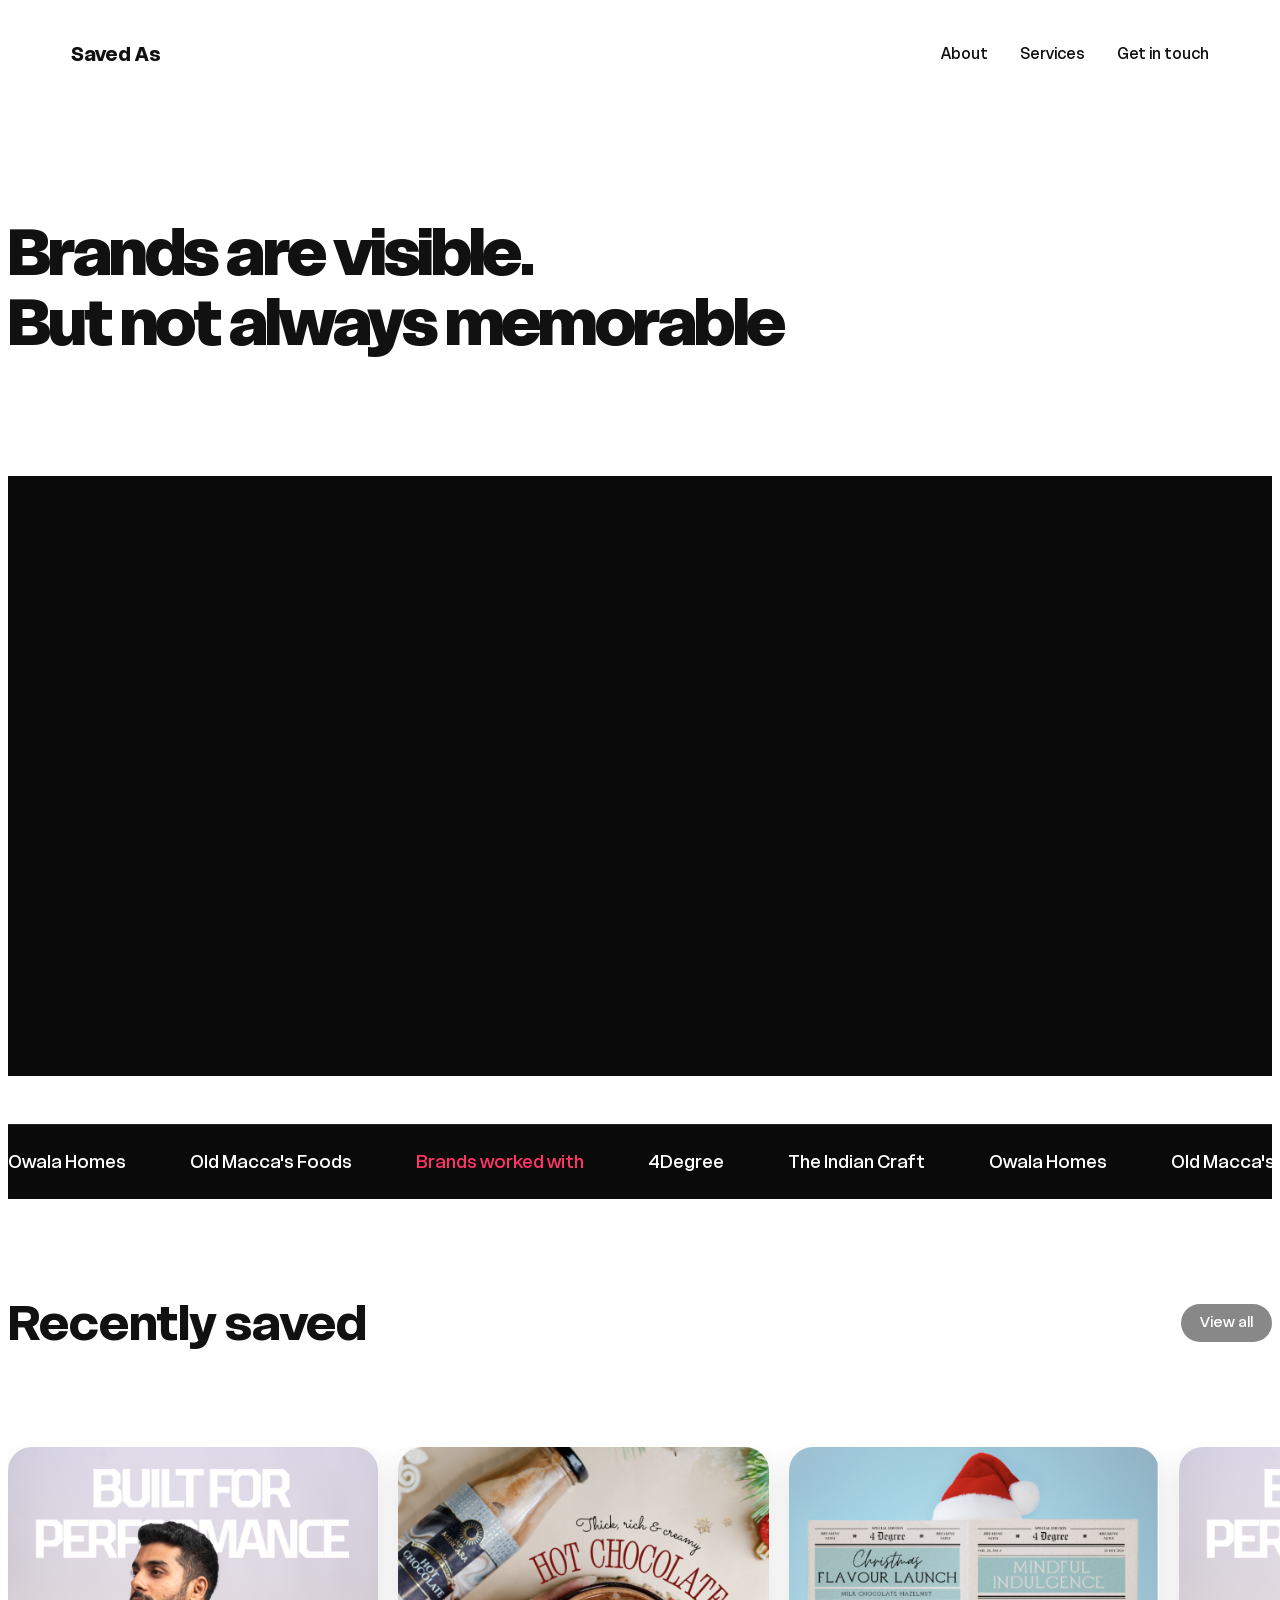
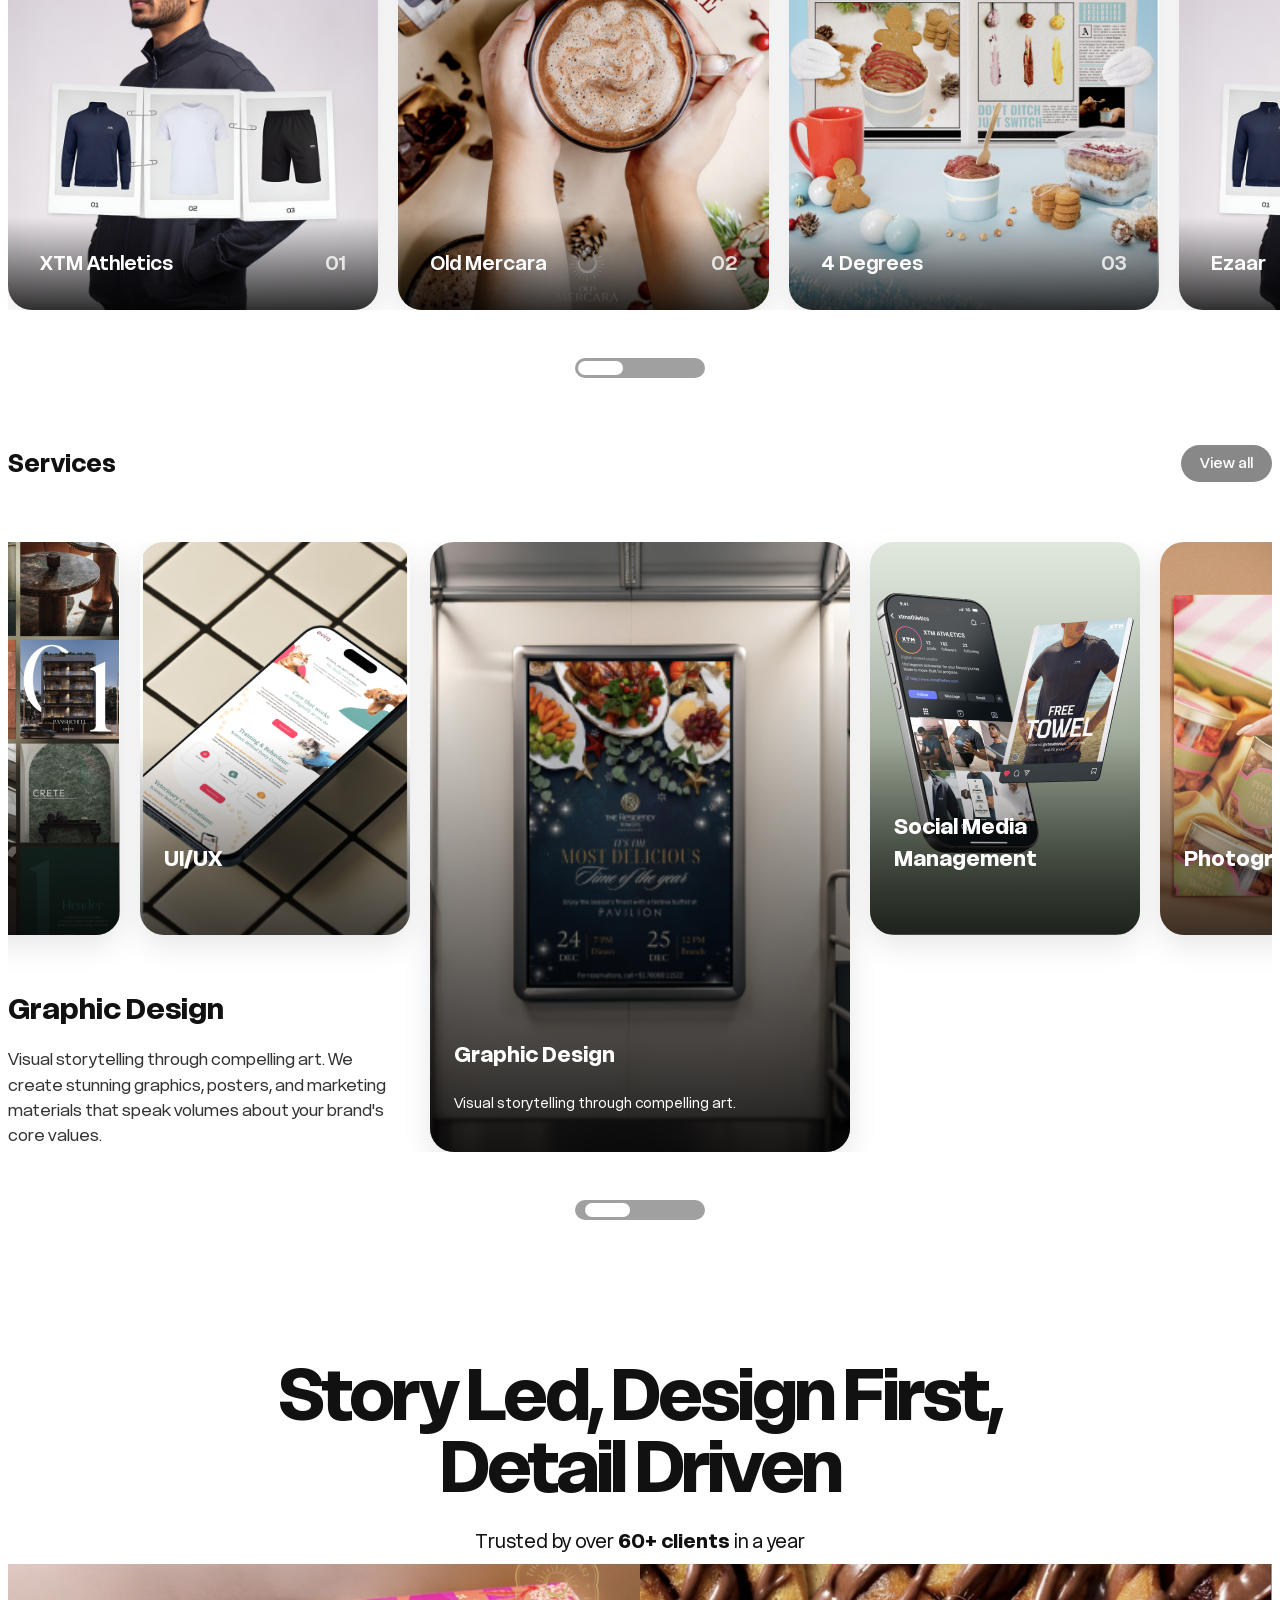
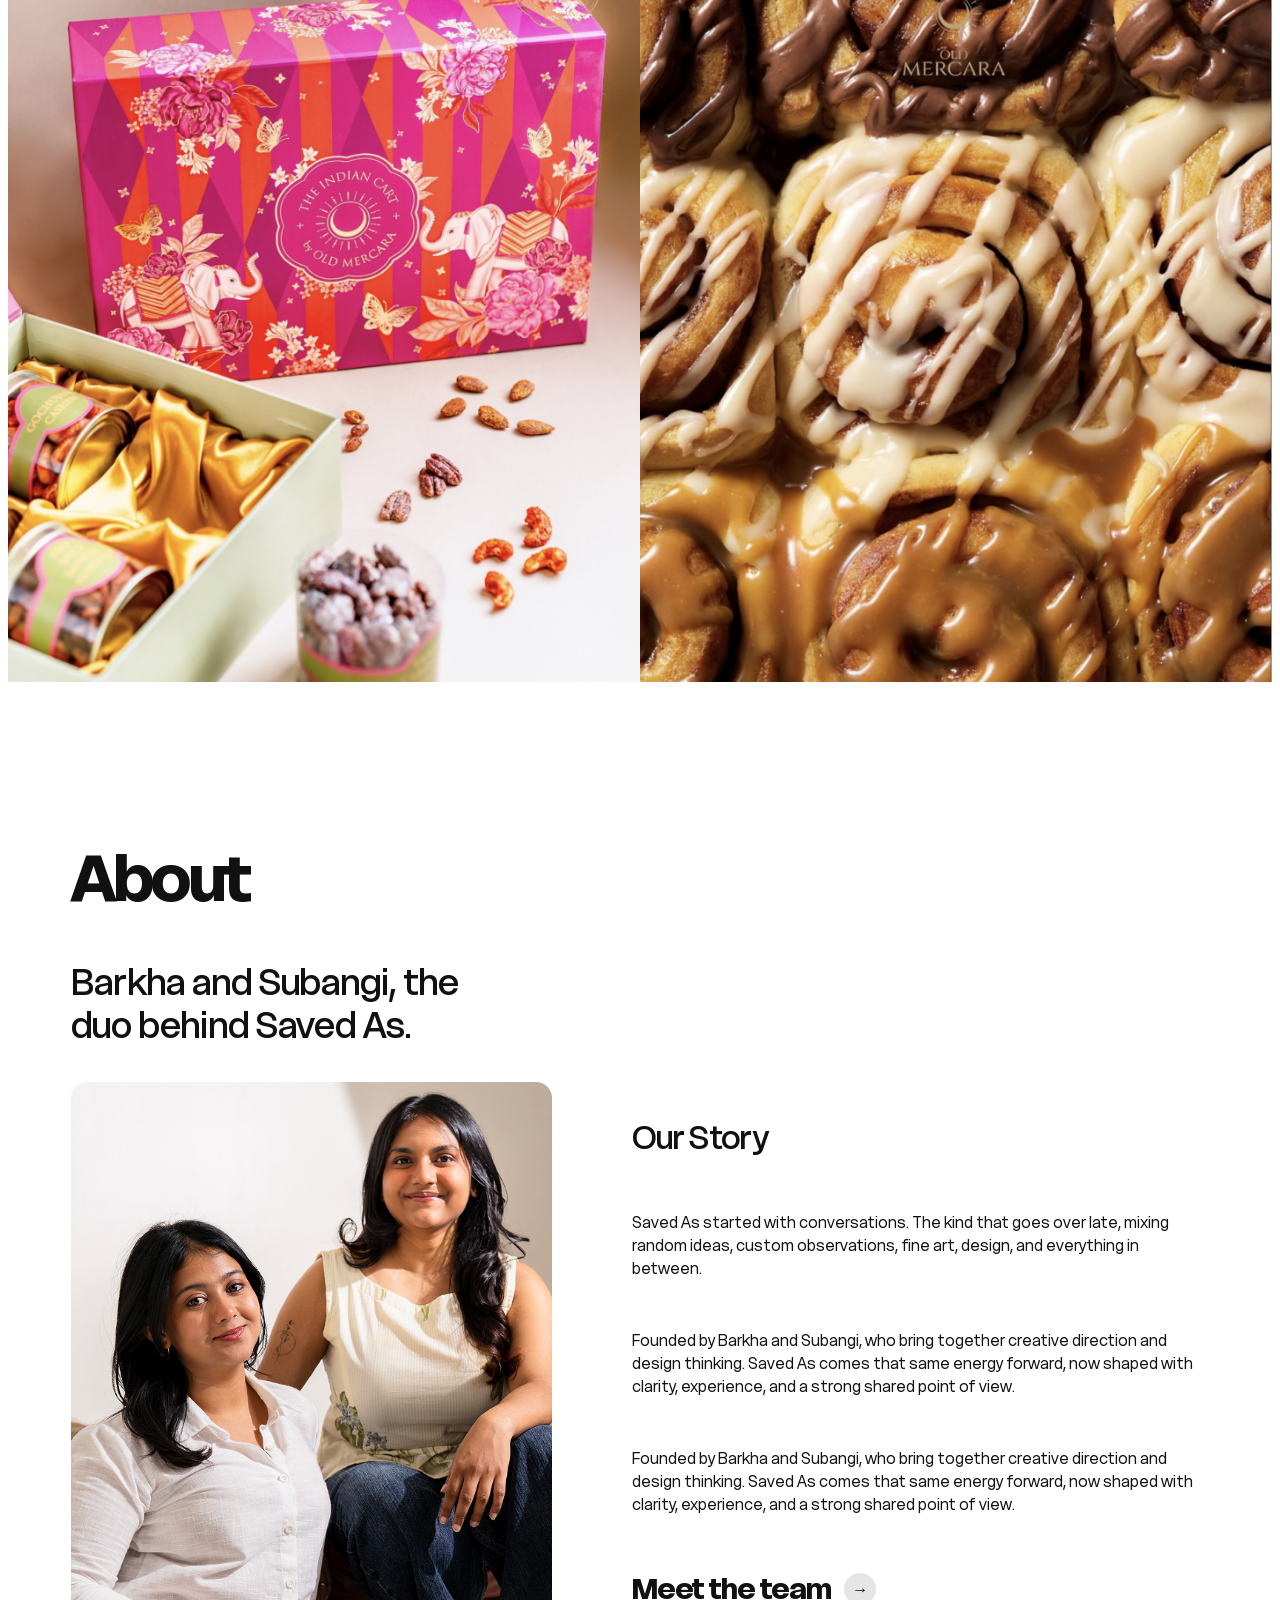
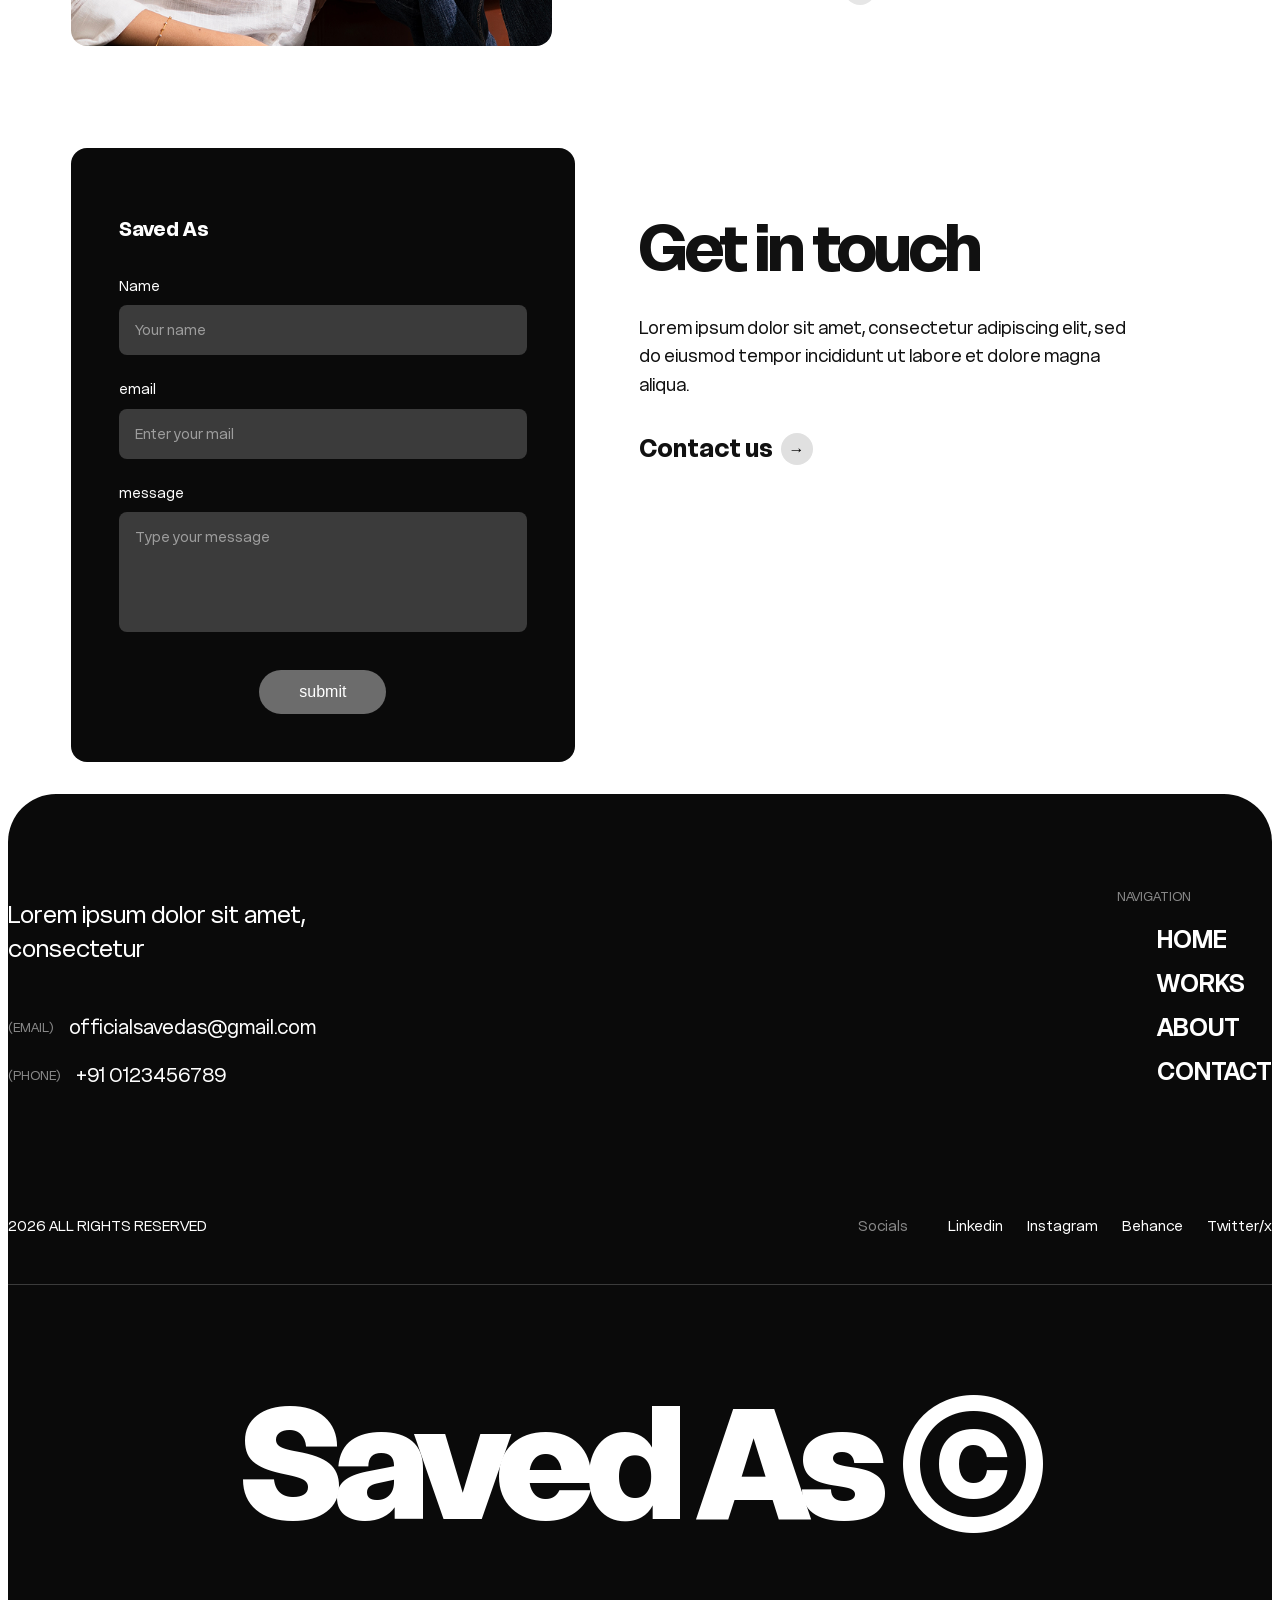
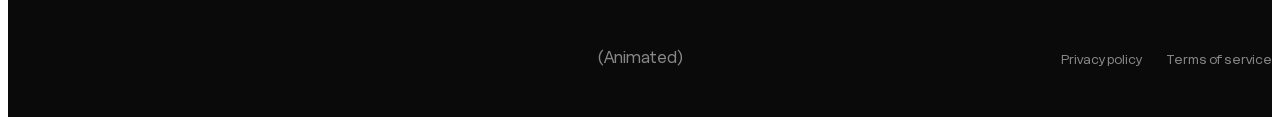
<file: index.html>
<!DOCTYPE html>
<html lang="en">

<head>
    <meta charset="UTF-8">
    <meta name="viewport" content="width=device-width, initial-scale=1.0">
    <title>Saved As - Creative Agency</title>
    <!-- Use Inter font for a clean, modern aesthetic -->
    <link rel="preconnect" href="https://fonts.googleapis.com">
    <link rel="preconnect" href="https://fonts.gstatic.com" crossorigin>
    <link href="https://fonts.googleapis.com/css2?family=Inter:wght@400;500;600;700;800&display=swap" rel="stylesheet">
    <link rel="stylesheet" href="style.css">
</head>

<body>
    <header class="navbar">
        <div class="logo">Saved As</div>
        <nav class="nav-links">
            <a href="#about">About</a>
            <a href="#services">Services</a>
            <a href="#contact">Get in touch</a>
        </nav>
    </header>

    <section class="hero container">
        <div class="hero-left">
            <h1>Brands are visible.<br>But not always memorable</h1>
        </div>
        <div class="hero-right">
            <!-- <p class="hero-desc">There's so much noise in the space where brands try to build their voices. We have a
                simple strategy for you to cut through the noise and hold your ground.</p>
            <p class="hero-tag">Creative Agency &#8599;</p> -->
        </div>
    </section>

    <section class="show-reel-section">
        <div class="show-reel">
            <video autoplay loop muted playsinline class="show-reel-video">
                <source src="./assets/showreel.mp4" type="video/mp4">
            </video>
        </div>
    </section>

    <section class="marquee-section">
        <div class="marquee-content">
            <span>Owala Homes</span>
            <span>Old Macca's Foods</span>
            <span class="highlight">Brands worked with</span>
            <span>4Degree</span>
            <span>The Indian Craft</span>
            <!-- Duplicated for seamless scrolling -->
            <span>Owala Homes</span>
            <span>Old Macca's Foods</span>
            <span class="highlight">Brands worked with</span>
            <span>4Degree</span>
            <span>The Indian Craft</span>
        </div>
    </section>

    <section class="recently-saved" id="works">
        <div class="section-header container">
            <h2 class="underlined-title">Recently saved</h2>
            <a href="#" class="view-all">View all</a>
        </div>

        <div class="portfolio-content container">
            <div class="portfolio-carousel" id="portfolio-carousel">
                <div class="portfolio-card">
                    <img src="./assets/saved-image-1.png" alt="XTM Athletics" class="card-bg">
                    <div class="portfolio-info">
                        <span class="portfolio-title">XTM Athletics</span>
                        <span class="portfolio-num"></span>
                    </div>
                </div>
                <div class="portfolio-card">
                    <img src="./assets/saved-image-2.png" alt="Old Mercara" class="card-bg">
                    <div class="portfolio-info">
                        <span class="portfolio-title">Old Mercara</span>
                        <span class="portfolio-num"></span>
                    </div>
                </div>
                <div class="portfolio-card">
                    <img src="./assets/saved-image-3.png" class="card-bg">
                    <div class="portfolio-info">
                        <span class="portfolio-title">4 Degrees</span>
                        <span class="portfolio-num"></span>
                    </div>
                </div>
                <div class="portfolio-card">
                    <img src="./assets/saved-image-1.png" alt="Ezaar" class="card-bg">
                    <div class="portfolio-info">
                        <span class="portfolio-title">Ezaar</span>
                        <span class="portfolio-num"></span>
                    </div>
                </div>
                <div class="portfolio-card">
                    <img src="./assets/saved-image-2.png" alt="The Dosa Story" class="card-bg">
                    <div class="portfolio-info">
                        <span class="portfolio-title">The Dosa Story</span>
                        <span class="portfolio-num"></span>
                    </div>
                </div>
            </div>
        </div>

        <div class="portfolio-footer container">
            <div class="portfolio-scrollbar-wrapper">
                <div class="custom-scrollbar-container">
                    <div class="custom-track">
                        <div class="custom-thumb" id="portfolio-thumb"></div>
                    </div>
                </div>
            </div>
        </div>
    </section>

    <section class="services" id="services">
        <div class="section-header container">
            <h2>Services</h2>
            <a href="#" class="view-all">View all</a>
        </div>

        <div class="services-content" id="services-content">
            <div class="services-carousel" id="services-carousel">
                <!-- Card 1 -->
                <div class="service-card" data-index="0" data-title="Branding"
                    data-desc="Building memorable identities and stories. We create comprehensive branding packages that perfectly capture your company's essence.">
                    <img src="./assets/service-image-1.png" alt="Branding" class="card-bg">
                    <div class="service-card-content">
                        <h4>Branding</h4>
                        <p class="service-card-desc">Building memorable identities.</p>
                    </div>
                </div>
                <!-- Card 2 -->
                <div class="service-card active" data-index="1" data-title="UI/UX"
                    data-desc="From structuring user journeys to designing interfaces, we focus on clarity, ease of navigation, and visual alignment with your brand. The goal is simple: your website or product should feel intuitive to use and unmistakably yours at every touchpoint.">
                    <img src="./assets/service-image-2.png" alt="UI/UX" class="card-bg">
                    <div class="service-card-content">
                        <h4>UI/UX</h4>
                        <p class="service-card-desc">We design digital experiences with both logic and aesthetics in
                            mind.</p>
                    </div>
                </div>
                <!-- Card 3 -->
                <div class="service-card" data-index="2" data-title="Graphic Design"
                    data-desc="Visual storytelling through compelling art. We create stunning graphics, posters, and marketing materials that speak volumes about your brand's core values.">
                    <img src="./assets/service-image-3.png" alt="Graphic Design" class="card-bg">
                    <div class="service-card-content">
                        <h4>Graphic Design</h4>
                        <p class="service-card-desc">Visual storytelling through compelling art.</p>
                    </div>
                </div>
                <!-- Card 4 -->
                <div class="service-card" data-index="3" data-title="Social Media Management"
                    data-desc="Engaging and growing your audience online. We handle content creation, scheduling, analytics, and community management across all platforms.">
                    <img src="./assets/service-image-4.png" alt="Social Media Management" class="card-bg">
                    <div class="service-card-content">
                        <h4>Social Media Management</h4>
                        <p class="service-card-desc">Engaging and growing your audience online.</p>
                    </div>
                </div>
                <!-- Card 5 -->
                <div class="service-card" data-index="4" data-title="Photography"
                    data-desc="Capturing moments perfectly through the lens. Professional photoshoots for products, events, corporate headshots, and brand campaigns.">
                    <img src="./assets/service-image-5.png" alt="Photography" class="card-bg">
                    <div class="service-card-content">
                        <h4>Photography</h4>
                        <p class="service-card-desc">Capturing moments perfectly through the lens.</p>
                    </div>
                </div>
                <!-- Card 6 -->
                <div class="service-card" data-index="5" data-title="Video Production"
                    data-desc="High-quality video content that tells your brand's story dynamically. From commercials to social reels.">
                    <img src="./assets/service-image-1.png" alt="Video Production" class="card-bg">
                    <div class="service-card-content">
                        <h4>Video Production</h4>
                        <p class="service-card-desc">Dynamic visual storytelling.</p>
                    </div>
                </div>
                <!-- Card 7 -->
                <div class="service-card" data-index="6" data-title="Web Development"
                    data-desc="Custom, responsive, and blazing fast websites built with modern technologies tailored exactly to your needs.">
                    <img src="./assets/service-image-2.png" alt="Web Development" class="card-bg">
                    <div class="service-card-content">
                        <h4>Web Development</h4>
                        <p class="service-card-desc">Building digital foundations.</p>
                    </div>
                </div>
                <!-- Card 8 -->
                <div class="service-card" data-index="7" data-title="Copywriting"
                    data-desc="Words that sell, persuade, and build trust. We write copy that perfectly matches your brand's voice.">
                    <img src="./assets/service-image-3.png" alt="Copywriting" class="card-bg">
                    <div class="service-card-content">
                        <h4>Copywriting</h4>
                        <p class="service-card-desc">Words that persuade and convert.</p>
                    </div>
                </div>
                <!-- Card 9 -->
                <div class="service-card" data-index="8" data-title="SEO Optimization"
                    data-desc="Data-driven strategies to improve your search rankings and bring organic traffic straight to your door.">
                    <img src="./assets/service-image-4.png" alt="SEO Optimization" class="card-bg">
                    <div class="service-card-content">
                        <h4>SEO Optimization</h4>
                        <p class="service-card-desc">Rank higher, reach further.</p>
                    </div>
                </div>
                <!-- Card 10 -->
                <div class="service-card" data-index="9" data-title="3D Animation"
                    data-desc="Immersive 3D visuals and animations that bring your most ambitious concepts into breathtaking reality.">
                    <img src="./assets/service-image-5.png" alt="3D Animation" class="card-bg">
                    <div class="service-card-content">
                        <h4>3D Animation</h4>
                        <p class="service-card-desc">Bringing concepts to reality.</p>
                    </div>
                </div>
            </div>

            <div class="services-info-panel" id="services-info-panel">
                <div class="service-desc-block">
                    <h3><span id="panel-title">UI/UX</span> <span class="light-text"></span></h3>
                    <p id="panel-desc">From structuring user journeys to designing interfaces, we focus on clarity, ease
                        of navigation, and visual alignment with your brand. The goal is simple: your website or product
                        should feel intuitive to use and unmistakably yours at every touchpoint.</p>
                </div>
            </div>
        </div>

        <div class="services-scrollbar-wrapper">
            <div class="custom-scrollbar-container">
                <div class="custom-track">
                    <div class="custom-thumb" id="panel-thumb"></div>
                </div>
            </div>
        </div>
    </section>

    <script>
        document.addEventListener("DOMContentLoaded", function () {
            const cards = document.querySelectorAll('.service-card');
            const infoPanel = document.getElementById('services-info-panel');
            const panelTitle = document.getElementById('panel-title');
            const panelDesc = document.getElementById('panel-desc');
            const panelThumb = document.getElementById('panel-thumb');
            const servicesContent = document.getElementById('services-content');

            function updatePanelPosition() {
                const activeCard = document.querySelector('.service-card.active');
                if (!activeCard) return;

                const index = parseInt(activeCard.dataset.index);

                // (Thumb translation logic moved to actual scroll event listener)

                // Position panel dynamically based on active card
                const cardRect = activeCard.getBoundingClientRect();
                const containerRect = servicesContent.getBoundingClientRect();

                // Relative left/right coordinates
                const relativeLeft = cardRect.right - containerRect.left;
                const relativeRight = containerRect.right - cardRect.left;

                // Determine if card is physically on the left or right half of the screen
                const cardCenter = cardRect.left + cardRect.width / 2;
                const containerCenter = containerRect.left + containerRect.width / 2;

                // If card is on the left half of the screen, show panel on its right
                if (cardCenter < containerCenter) {
                    infoPanel.style.left = `${relativeLeft + 20}px`;
                    infoPanel.style.right = 'auto';
                }
                // If card is on the right half of the screen, show panel on its left
                else {
                    infoPanel.style.right = `${relativeRight + 20}px`;
                    infoPanel.style.left = 'auto';
                }
            }

            function updatePanel(card) {
                cards.forEach(c => c.classList.remove('active'));
                card.classList.add('active');

                panelTitle.textContent = card.dataset.title;
                panelDesc.textContent = card.dataset.desc;

                // Allow CSS transition to start, then calculate bounds
                requestAnimationFrame(() => {
                    updatePanelPosition();
                });
            }

            cards.forEach(card => {
                card.addEventListener('mouseenter', () => {
                    updatePanel(card);
                });
            });

            // Update positions during transitions for smoothness
            setInterval(updatePanelPosition, 20);

            // Initialize with the 3rd card to perfectly demonstrate "3 full center, 2 half edges"
            const carousel = document.getElementById('services-carousel');
            const initialCard = cards[2];
            updatePanel(initialCard);

            // Scroll to center initially
            setTimeout(() => {
                if (carousel) {
                    const cardCenter = initialCard.offsetLeft + initialCard.offsetWidth / 2;
                    carousel.scrollLeft = cardCenter - carousel.offsetWidth / 2;
                }
            }, 100);

            // Interactive Custom Scrollbar Logic
            function updateScrollThumb() {
                const maxScrollLeft = carousel.scrollWidth - carousel.clientWidth;
                if (maxScrollLeft > 0) {
                    const scrollFraction = carousel.scrollLeft / maxScrollLeft;
                    // Max translate is track width (130) - thumb width (45) - 6px padding = 79px
                    panelThumb.style.transform = `translateX(${scrollFraction * 79}px)`;
                }
            }

            carousel.addEventListener('scroll', updateScrollThumb);

            // Make thumb draggable
            let isDragging = false;
            let startX;
            let startScrollLeft;

            panelThumb.addEventListener('mousedown', (e) => {
                isDragging = true;
                startX = e.pageX;
                startScrollLeft = carousel.scrollLeft;
                panelThumb.style.transition = 'none'; // Smooth drag
                document.body.style.userSelect = 'none'; // Prevent text selection while dragging
            });

            window.addEventListener('mousemove', (e) => {
                if (!isDragging) return;
                const x = e.pageX;
                const walk = x - startX;

                // Calculate scroll distance based on drag proportion
                const maxScrollLeft = carousel.scrollWidth - carousel.clientWidth;
                const scrollWalk = (walk / 79) * maxScrollLeft;

                carousel.scrollLeft = startScrollLeft + scrollWalk;
            });

            window.addEventListener('mouseup', () => {
                isDragging = false;
                panelThumb.style.transition = 'transform 0.1s linear';
                document.body.style.userSelect = '';
            });

            // Portfolio Scrollbar Logic
            const pCarousel = document.getElementById('portfolio-carousel');
            const pThumb = document.getElementById('portfolio-thumb');

            if (pCarousel && pThumb) {
                function updatePScrollThumb() {
                    const maxScrollLeft = pCarousel.scrollWidth - pCarousel.clientWidth;
                    if (maxScrollLeft > 0) {
                        const scrollFraction = pCarousel.scrollLeft / maxScrollLeft;
                        pThumb.style.transform = `translateX(${scrollFraction * 79}px)`;
                    }
                }

                pCarousel.addEventListener('scroll', updatePScrollThumb);

                let pIsDragging = false;
                let pStartX;
                let pStartScrollLeft;

                pThumb.addEventListener('mousedown', (e) => {
                    pIsDragging = true;
                    pStartX = e.pageX;
                    pStartScrollLeft = pCarousel.scrollLeft;
                    pThumb.style.transition = 'none';
                    document.body.style.userSelect = 'none';
                });

                window.addEventListener('mousemove', (e) => {
                    if (!pIsDragging) return;
                    const walk = e.pageX - pStartX;
                    const maxScrollLeft = pCarousel.scrollWidth - pCarousel.clientWidth;
                    const scrollWalk = (walk / 79) * maxScrollLeft;
                    pCarousel.scrollLeft = pStartScrollLeft + scrollWalk;
                });

                window.addEventListener('mouseup', () => {
                    pIsDragging = false;
                    if (pThumb) pThumb.style.transition = 'transform 0.1s linear';
                    document.body.style.userSelect = '';
                });
            }
        });
    </script>


    <section class="manifesto container">
        <h2>Story Led, Design First,<br>Detail Driven</h2>
        <p class="manifesto-subtitle">Trusted by over <strong>60+ clients</strong> in a year</p>
    </section>

    <section class="split-images">
        <img src="./assets/led-design-2.jpg" style="height: 718px;" alt="Packaging Box" class="split-img">
        <img src="./assets/led-design-1.jpg" style="height: 718px;" alt="Cinnamon Rolls" class="split-img">
    </section>

    <section class="about container" id="about">
        <div class="about-header">
            <h2>About</h2>
            <p class="about-subtitle">Barkha and Subangi, the<br>duo behind Saved As.</p>
        </div>

        <div class="about-content">
            <div class="about-image-wrapper">
                <img src="./assets/about.png" alt="Barkha and Subangi" class="founders-img">
            </div>

            <div class="about-text">
                <h3>Our Story</h3>
                <p>Saved As started with conversations. The kind that goes over late, mixing random ideas, custom
                    observations, fine art, design, and everything in between.</p>
                <p>Founded by Barkha and Subangi, who bring together creative direction and design thinking. Saved As
                    comes that same energy forward, now shaped with clarity, experience, and a strong shared point of
                    view.</p>
                <p>Founded by Barkha and Subangi, who bring together creative direction and design thinking. Saved As
                    comes that same energy forward, now shaped with clarity, experience, and a strong shared point of
                    view.</p>

                <a href="#" class="meet-team">Meet the team <span class="arrow-circle">&#8594;</span></a>
            </div>
        </div>
    </section>

    <section class="contact container" id="contact">
        <div class="contact-form-container">
            <h3 class="form-title">Saved As</h3>
            <form class="contact-form">
                <div class="form-group">
                    <label for="name">Name</label>
                    <input type="text" id="name" placeholder="Your name">
                </div>
                <div class="form-group">
                    <label for="email">email</label>
                    <input type="email" id="email" placeholder="Enter your mail">
                </div>
                <div class="form-group">
                    <label for="message">message</label>
                    <textarea id="message" placeholder="Type your message"></textarea>
                </div>
                <button type="submit" class="submit-btn">submit</button>
            </form>
        </div>
        <div class="contact-text">
            <h2>Get in touch</h2>
            <p>Lorem ipsum dolor sit amet, consectetur adipiscing elit, sed do eiusmod tempor incididunt ut labore et
                dolore magna aliqua.</p>
            <a href="#" class="contact-link">Contact us <span class="arrow-circle">&#8594;</span></a>
        </div>
    </section>

    <footer class="site-footer">
        <div class="footer-top container">
            <div class="footer-left">
                <p class="footer-desc">Lorem ipsum dolor sit amet,<br>consectetur</p>
                <div class="contact-info">
                    <p><span class="label">(EMAIL)</span> officialsavedas@gmail.com</p>
                    <p><span class="label">(PHONE)</span> +91 0123456789</p>
                </div>
            </div>
            <div class="footer-right">
                <p class="nav-label">NAVIGATION</p>
                <ul class="footer-nav">
                    <li><a href="#">HOME</a></li>
                    <li><a href="#">WORKS</a></li>
                    <li><a href="#">ABOUT</a></li>
                    <li><a href="#">CONTACT</a></li>
                </ul>
            </div>
        </div>

        <div class="footer-middle container">
            <p class="copyright">2026 ALL RIGHTS RESERVED</p>
            <div class="socials">
                <span class="social-label">Socials</span>
                <a href="#">Linkedin</a>
                <a href="#">Instagram</a>
                <a href="#">Behance</a>
                <a href="#">Twitter/x</a>
            </div>
        </div>

        <div class="footer-bottom container">
            <h1 class="big-footer-logo">Saved As &copy;</h1>
            <p class="animated-text">(Animated)</p>
            <div class="footer-links">
                <a href="#">Privacy policy</a>
                <a href="#">Terms of service</a>
            </div>
        </div>
    </footer>
</body>

</html>
</file>
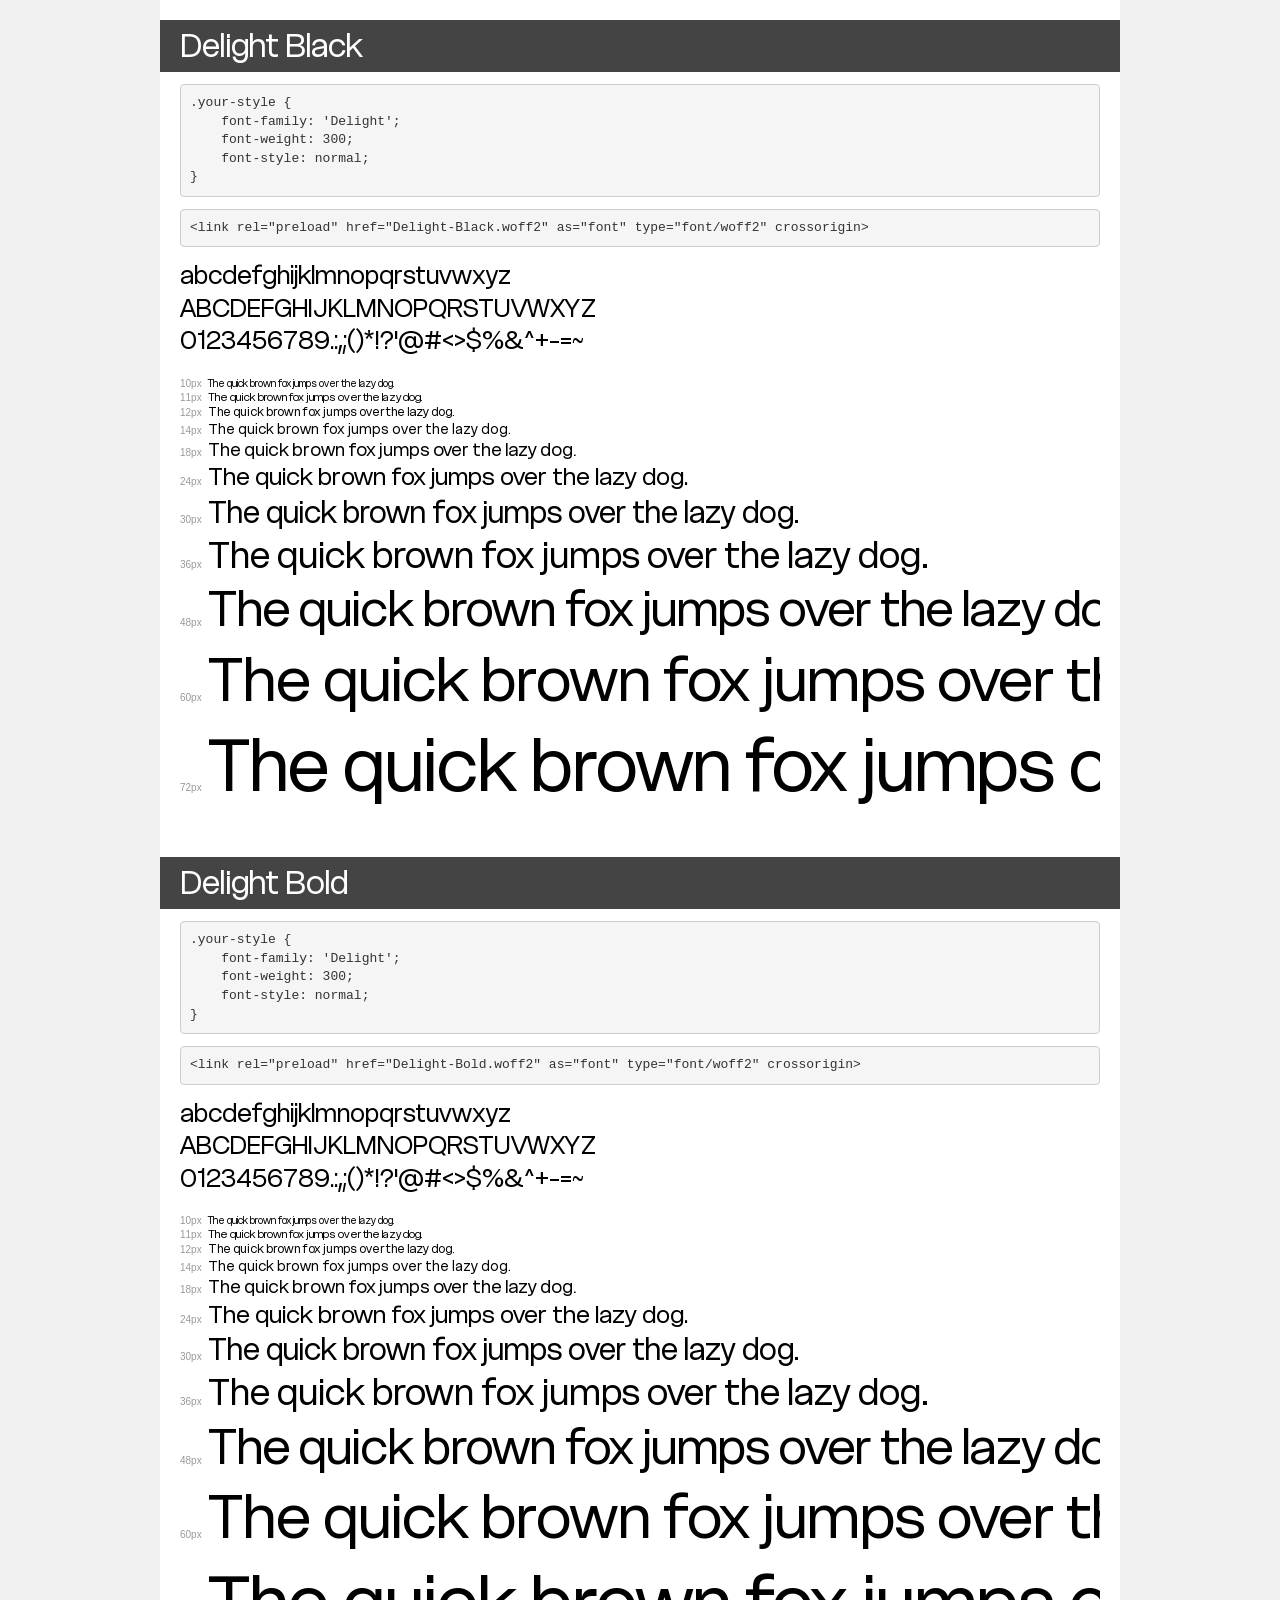
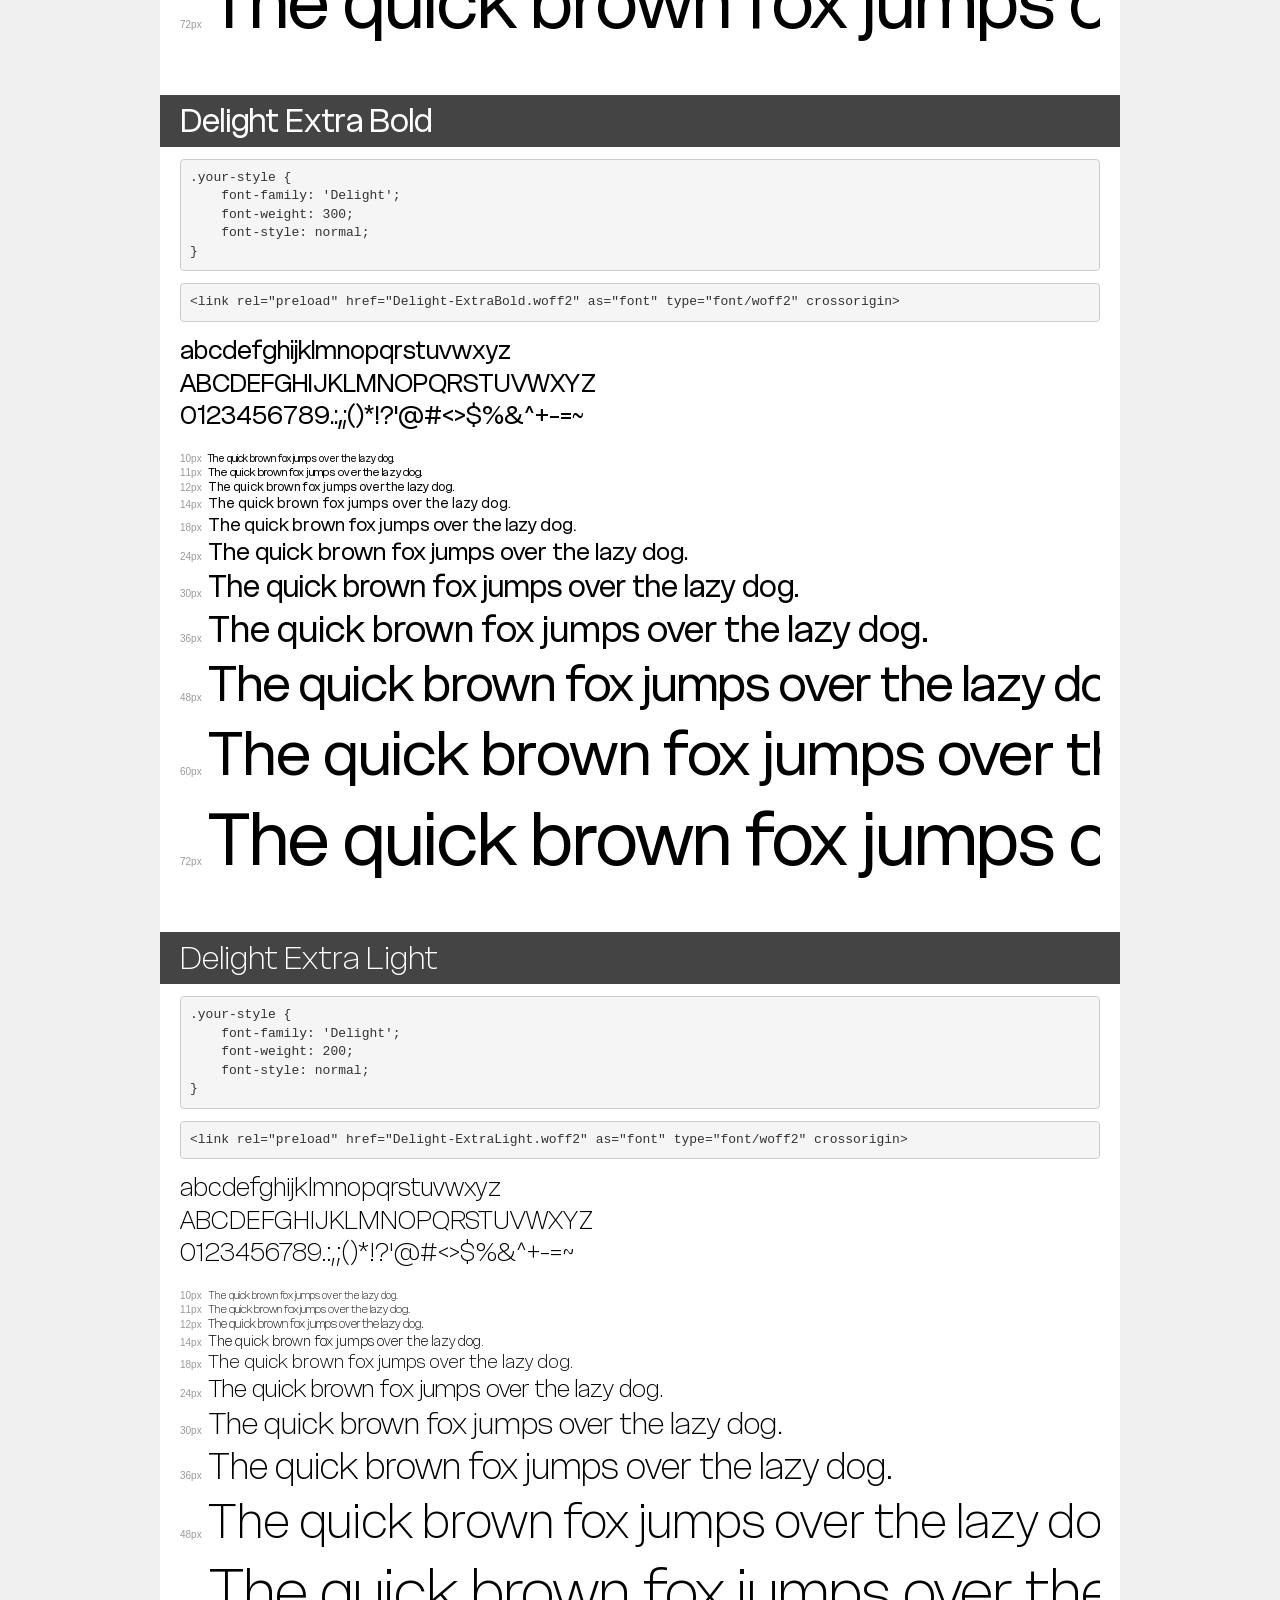
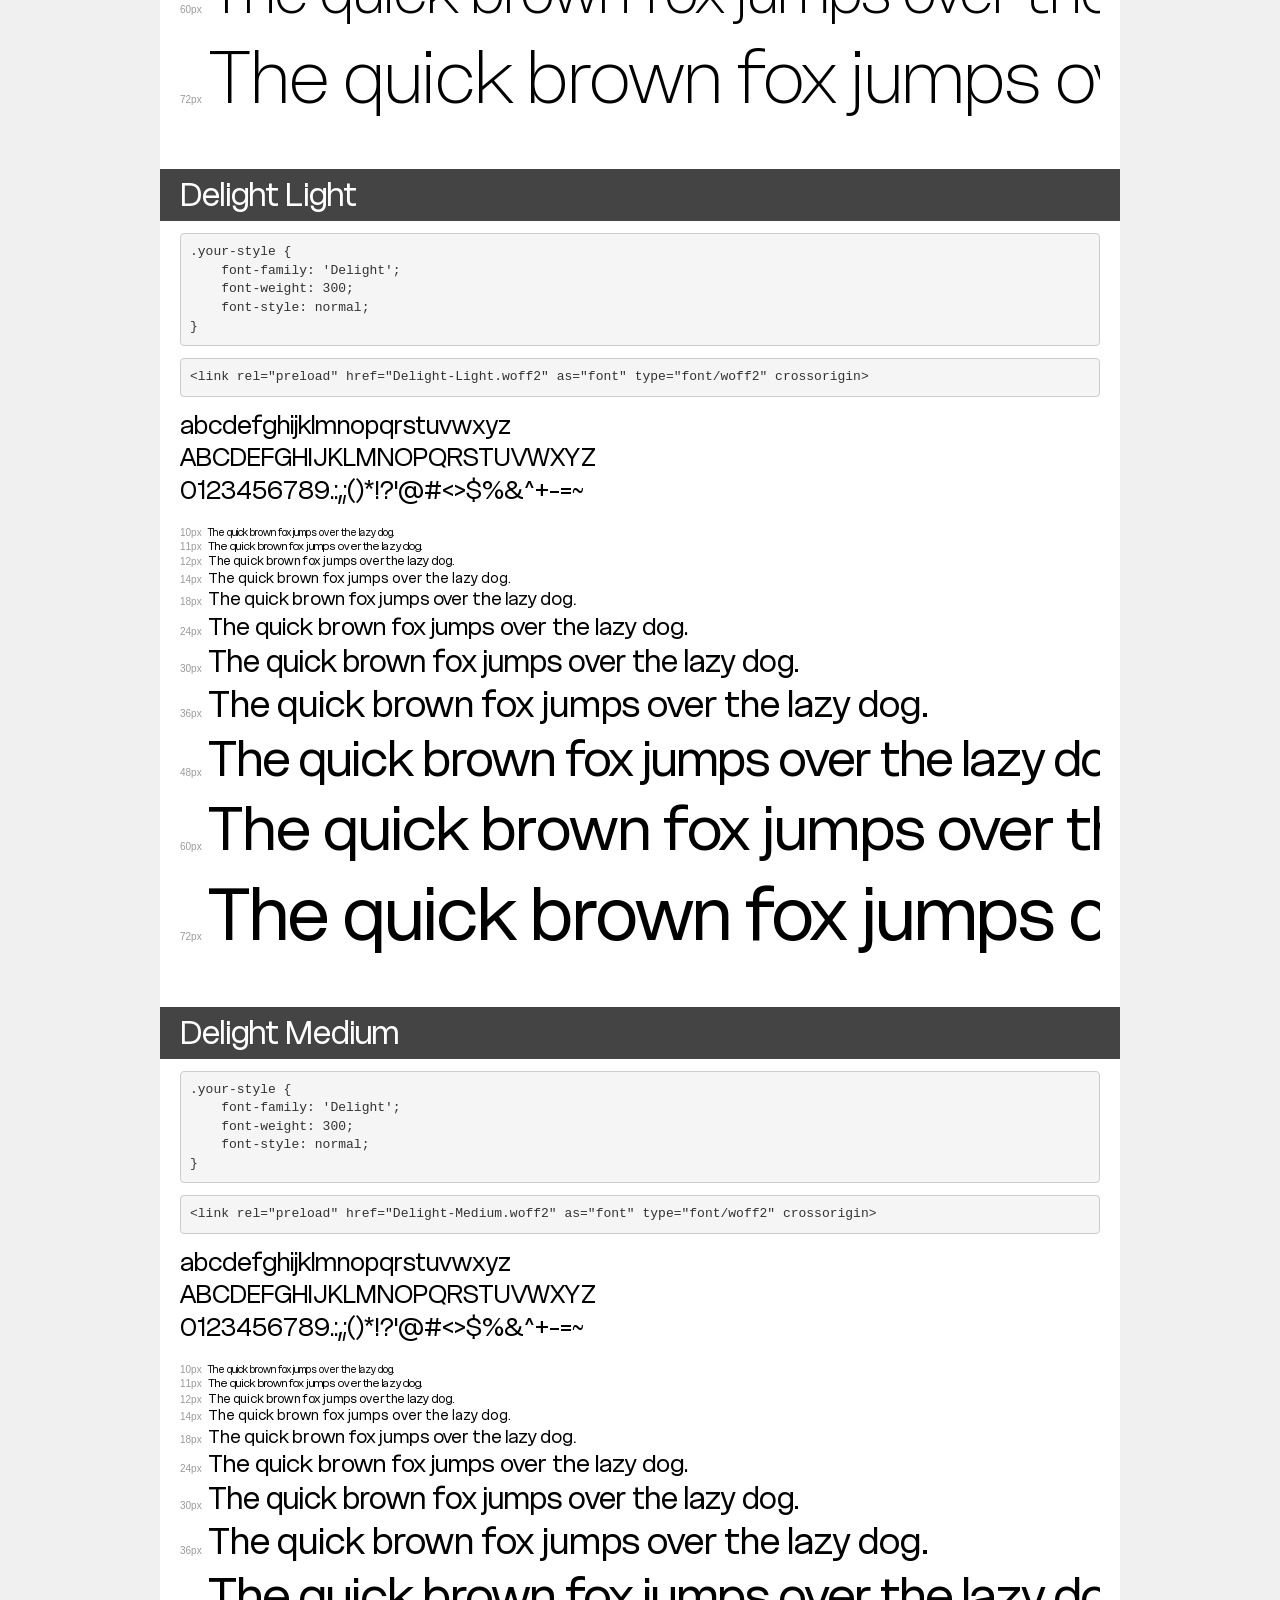
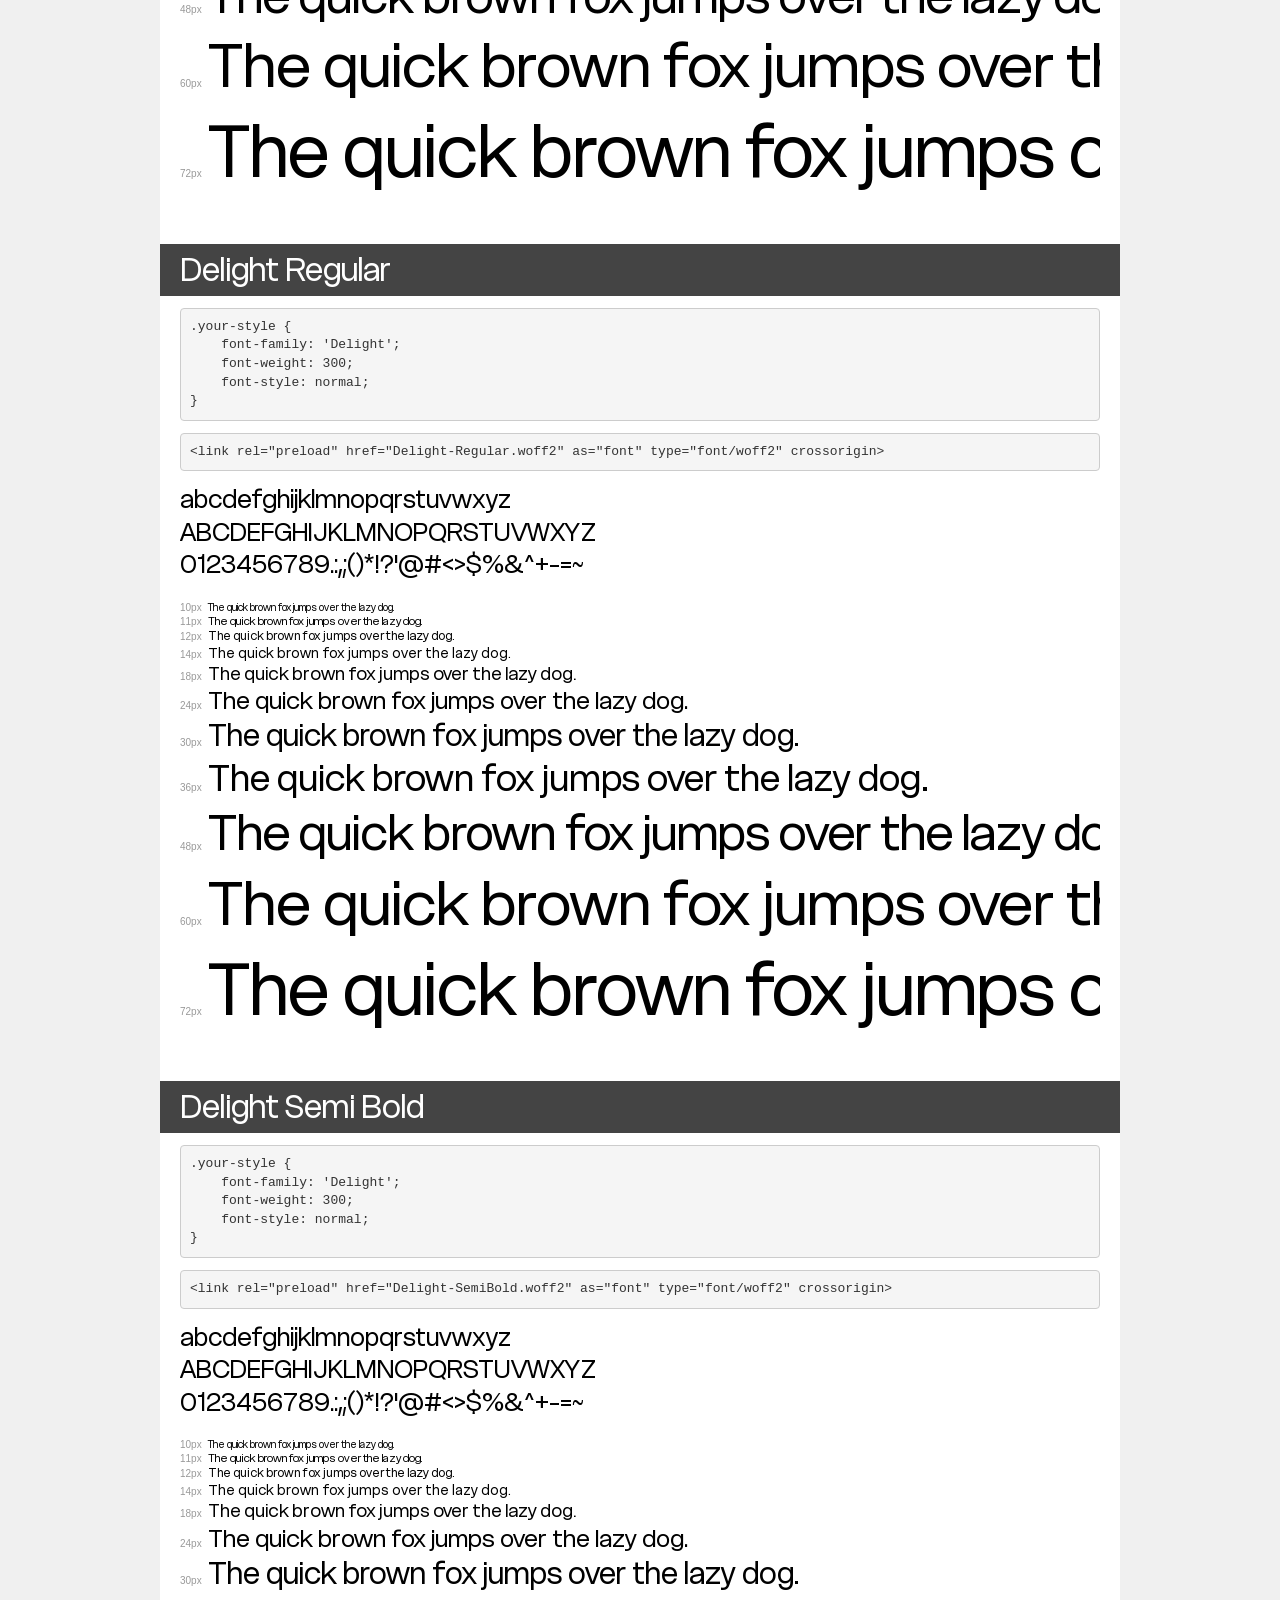
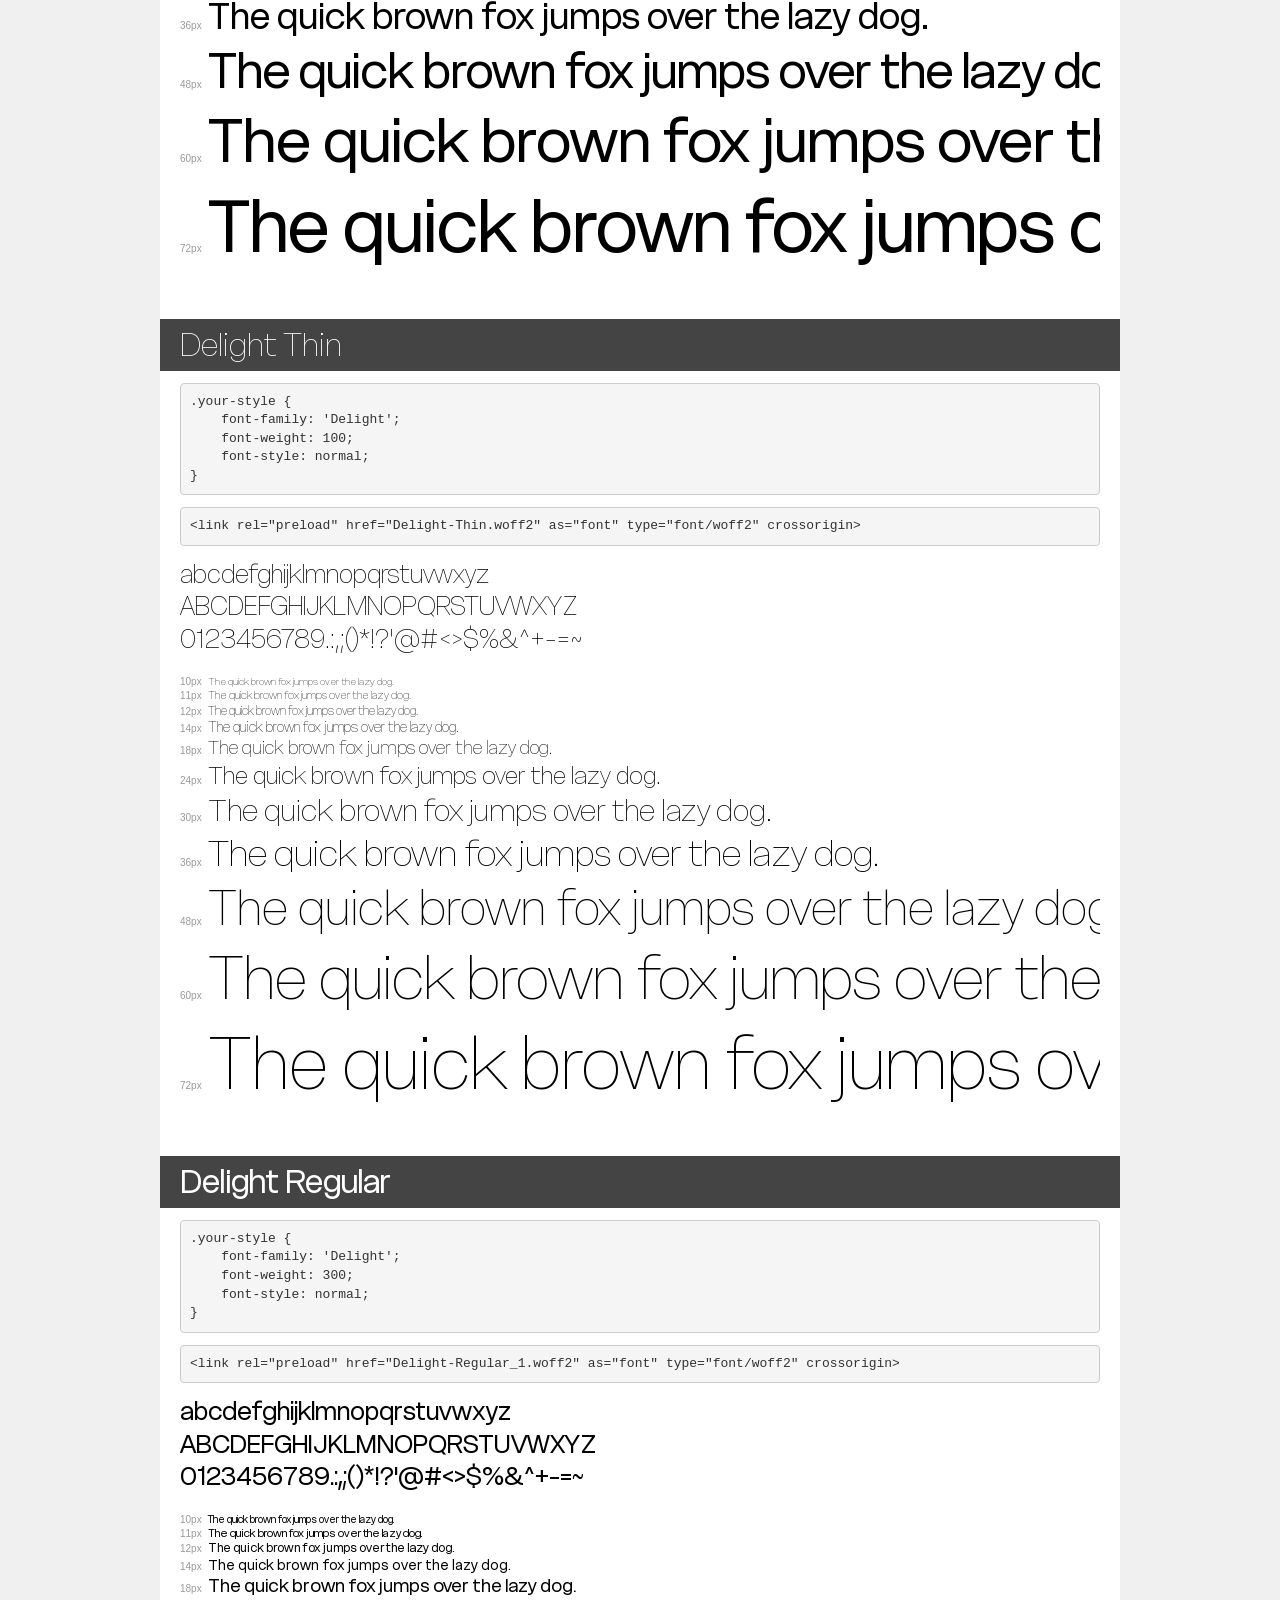
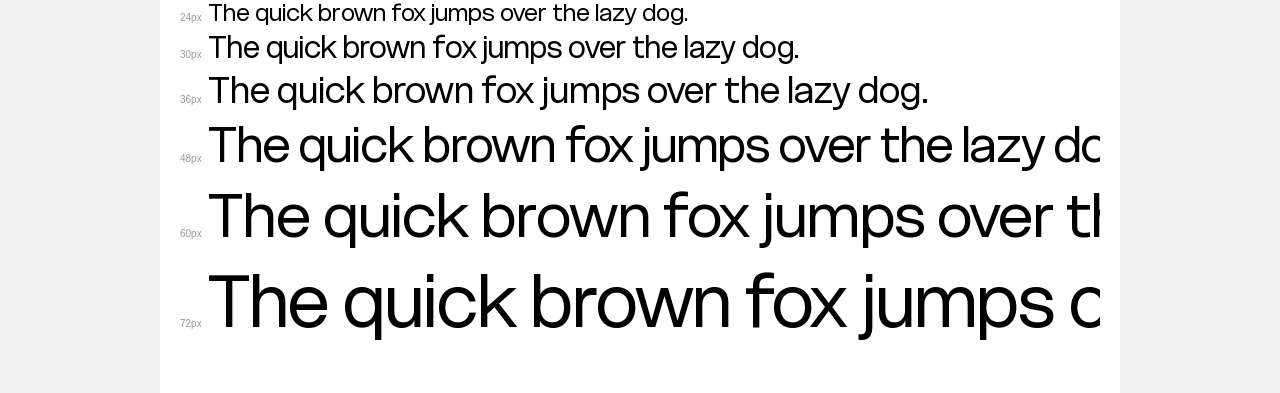
<file: fonts/demo.html>
<!DOCTYPE html>
<html lang="en">
<head>
    <meta charset="utf-8">
    <meta http-equiv="X-UA-Compatible" content="IE=edge">
    <meta name="viewport" content="width=device-width, initial-scale=1">
    <meta name="robots" content="noindex, noarchive">
    <meta name="format-detection" content="telephone=no">
    <title>Transfonter demo</title>
    <link href="stylesheet.css" rel="stylesheet">
    <style>
        /*
        http://meyerweb.com/eric/tools/css/reset/
        v2.0 | 20110126
        License: none (public domain)
        */
        html, body, div, span, applet, object, iframe,
        h1, h2, h3, h4, h5, h6, p, blockquote, pre,
        a, abbr, acronym, address, big, cite, code,
        del, dfn, em, img, ins, kbd, q, s, samp,
        small, strike, strong, sub, sup, tt, var,
        b, u, i, center,
        dl, dt, dd, ol, ul, li,
        fieldset, form, label, legend,
        table, caption, tbody, tfoot, thead, tr, th, td,
        article, aside, canvas, details, embed,
        figure, figcaption, footer, header, hgroup,
        menu, nav, output, ruby, section, summary,
        time, mark, audio, video {
            margin: 0;
            padding: 0;
            border: 0;
            font-size: 100%;
            font: inherit;
            vertical-align: baseline;
        }
        /* HTML5 display-role reset for older browsers */
        article, aside, details, figcaption, figure,
        footer, header, hgroup, menu, nav, section {
            display: block;
        }
        body {
            line-height: 1;
        }
        ol, ul {
            list-style: none;
        }
        blockquote, q {
            quotes: none;
        }
        blockquote:before, blockquote:after,
        q:before, q:after {
            content: '';
            content: none;
        }
        table {
            border-collapse: collapse;
            border-spacing: 0;
        }
        /* demo styles */
        body {
            background: #f0f0f0;
            color: #000;
        }
        .page {
            background: #fff;
            width: 920px;
            margin: 0 auto;
            padding: 20px 20px 0 20px;
            overflow: hidden;
        }
        .font-container {
            overflow-x: auto;
            overflow-y: hidden;
            margin-bottom: 40px;
            line-height: 1.3;
            white-space: nowrap;
            padding-bottom: 5px;
        }
        h1 {
            position: relative;
            background: #444;
            font-size: 32px;
            color: #fff;
            padding: 10px 20px;
            margin: 0 -20px 12px -20px;
        }
        .letters {
            font-size: 25px;
            margin-bottom: 20px;
        }
        .s10:before {
            content: '10px';
        }
        .s11:before {
            content: '11px';
        }
        .s12:before {
            content: '12px';
        }
        .s14:before {
            content: '14px';
        }
        .s18:before {
            content: '18px';
        }
        .s24:before {
            content: '24px';
        }
        .s30:before {
            content: '30px';
        }
        .s36:before {
            content: '36px';
        }
        .s48:before {
            content: '48px';
        }
        .s60:before {
            content: '60px';
        }
        .s72:before {
            content: '72px';
        }
        .s10:before, .s11:before, .s12:before, .s14:before,
        .s18:before, .s24:before, .s30:before, .s36:before,
        .s48:before, .s60:before, .s72:before {
            font-family: Arial, sans-serif;
            font-size: 10px;
            font-weight: normal;
            font-style: normal;
            color: #999;
            padding-right: 6px;
        }
        pre {
            display: block;
            padding: 9px;
            margin: 0 0 12px;
            font-family: Monaco, Menlo, Consolas, "Courier New", monospace;
            font-size: 13px;
            line-height: 1.428571429;
            color: #333;
            font-weight: normal;
            font-style: normal;
            background-color: #f5f5f5;
            border: 1px solid #ccc;
            overflow-x: auto;
            border-radius: 4px;
        }
        /* responsive */
        @media (max-width: 959px) {
            .page {
                width: auto;
                margin: 0;
            }
        }
    </style>
</head>
<body>
<div class="page">
    <div class="demo">
        <h1 style="font-family: 'Delight'; font-weight: 300; font-style: normal;">Delight Black</h1>
        <pre title="Usage">.your-style {
    font-family: 'Delight';
    font-weight: 300;
    font-style: normal;
}</pre>
        <pre title="Preload (optional)">
&lt;link rel=&quot;preload&quot; href=&quot;Delight-Black.woff2&quot; as=&quot;font&quot; type=&quot;font/woff2&quot; crossorigin&gt;</pre>
        <div class="font-container" style="font-family: 'Delight'; font-weight: 300; font-style: normal;">
            <p class="letters">
                abcdefghijklmnopqrstuvwxyz<br>
ABCDEFGHIJKLMNOPQRSTUVWXYZ<br>
                0123456789.:,;()*!?'@#&lt;&gt;$%&^+-=~
            </p>
            <p class="s10" style="font-size: 10px;">The quick brown fox jumps over the lazy dog.</p>
            <p class="s11" style="font-size: 11px;">The quick brown fox jumps over the lazy dog.</p>
            <p class="s12" style="font-size: 12px;">The quick brown fox jumps over the lazy dog.</p>
            <p class="s14" style="font-size: 14px;">The quick brown fox jumps over the lazy dog.</p>
            <p class="s18" style="font-size: 18px;">The quick brown fox jumps over the lazy dog.</p>
            <p class="s24" style="font-size: 24px;">The quick brown fox jumps over the lazy dog.</p>
            <p class="s30" style="font-size: 30px;">The quick brown fox jumps over the lazy dog.</p>
            <p class="s36" style="font-size: 36px;">The quick brown fox jumps over the lazy dog.</p>
            <p class="s48" style="font-size: 48px;">The quick brown fox jumps over the lazy dog.</p>
            <p class="s60" style="font-size: 60px;">The quick brown fox jumps over the lazy dog.</p>
            <p class="s72" style="font-size: 72px;">The quick brown fox jumps over the lazy dog.</p>
        </div>
    </div>

    <div class="demo">
        <h1 style="font-family: 'Delight'; font-weight: 300; font-style: normal;">Delight Bold</h1>
        <pre title="Usage">.your-style {
    font-family: 'Delight';
    font-weight: 300;
    font-style: normal;
}</pre>
        <pre title="Preload (optional)">
&lt;link rel=&quot;preload&quot; href=&quot;Delight-Bold.woff2&quot; as=&quot;font&quot; type=&quot;font/woff2&quot; crossorigin&gt;</pre>
        <div class="font-container" style="font-family: 'Delight'; font-weight: 300; font-style: normal;">
            <p class="letters">
                abcdefghijklmnopqrstuvwxyz<br>
ABCDEFGHIJKLMNOPQRSTUVWXYZ<br>
                0123456789.:,;()*!?'@#&lt;&gt;$%&^+-=~
            </p>
            <p class="s10" style="font-size: 10px;">The quick brown fox jumps over the lazy dog.</p>
            <p class="s11" style="font-size: 11px;">The quick brown fox jumps over the lazy dog.</p>
            <p class="s12" style="font-size: 12px;">The quick brown fox jumps over the lazy dog.</p>
            <p class="s14" style="font-size: 14px;">The quick brown fox jumps over the lazy dog.</p>
            <p class="s18" style="font-size: 18px;">The quick brown fox jumps over the lazy dog.</p>
            <p class="s24" style="font-size: 24px;">The quick brown fox jumps over the lazy dog.</p>
            <p class="s30" style="font-size: 30px;">The quick brown fox jumps over the lazy dog.</p>
            <p class="s36" style="font-size: 36px;">The quick brown fox jumps over the lazy dog.</p>
            <p class="s48" style="font-size: 48px;">The quick brown fox jumps over the lazy dog.</p>
            <p class="s60" style="font-size: 60px;">The quick brown fox jumps over the lazy dog.</p>
            <p class="s72" style="font-size: 72px;">The quick brown fox jumps over the lazy dog.</p>
        </div>
    </div>

    <div class="demo">
        <h1 style="font-family: 'Delight'; font-weight: 300; font-style: normal;">Delight Extra Bold</h1>
        <pre title="Usage">.your-style {
    font-family: 'Delight';
    font-weight: 300;
    font-style: normal;
}</pre>
        <pre title="Preload (optional)">
&lt;link rel=&quot;preload&quot; href=&quot;Delight-ExtraBold.woff2&quot; as=&quot;font&quot; type=&quot;font/woff2&quot; crossorigin&gt;</pre>
        <div class="font-container" style="font-family: 'Delight'; font-weight: 300; font-style: normal;">
            <p class="letters">
                abcdefghijklmnopqrstuvwxyz<br>
ABCDEFGHIJKLMNOPQRSTUVWXYZ<br>
                0123456789.:,;()*!?'@#&lt;&gt;$%&^+-=~
            </p>
            <p class="s10" style="font-size: 10px;">The quick brown fox jumps over the lazy dog.</p>
            <p class="s11" style="font-size: 11px;">The quick brown fox jumps over the lazy dog.</p>
            <p class="s12" style="font-size: 12px;">The quick brown fox jumps over the lazy dog.</p>
            <p class="s14" style="font-size: 14px;">The quick brown fox jumps over the lazy dog.</p>
            <p class="s18" style="font-size: 18px;">The quick brown fox jumps over the lazy dog.</p>
            <p class="s24" style="font-size: 24px;">The quick brown fox jumps over the lazy dog.</p>
            <p class="s30" style="font-size: 30px;">The quick brown fox jumps over the lazy dog.</p>
            <p class="s36" style="font-size: 36px;">The quick brown fox jumps over the lazy dog.</p>
            <p class="s48" style="font-size: 48px;">The quick brown fox jumps over the lazy dog.</p>
            <p class="s60" style="font-size: 60px;">The quick brown fox jumps over the lazy dog.</p>
            <p class="s72" style="font-size: 72px;">The quick brown fox jumps over the lazy dog.</p>
        </div>
    </div>

    <div class="demo">
        <h1 style="font-family: 'Delight'; font-weight: 200; font-style: normal;">Delight Extra Light</h1>
        <pre title="Usage">.your-style {
    font-family: 'Delight';
    font-weight: 200;
    font-style: normal;
}</pre>
        <pre title="Preload (optional)">
&lt;link rel=&quot;preload&quot; href=&quot;Delight-ExtraLight.woff2&quot; as=&quot;font&quot; type=&quot;font/woff2&quot; crossorigin&gt;</pre>
        <div class="font-container" style="font-family: 'Delight'; font-weight: 200; font-style: normal;">
            <p class="letters">
                abcdefghijklmnopqrstuvwxyz<br>
ABCDEFGHIJKLMNOPQRSTUVWXYZ<br>
                0123456789.:,;()*!?'@#&lt;&gt;$%&^+-=~
            </p>
            <p class="s10" style="font-size: 10px;">The quick brown fox jumps over the lazy dog.</p>
            <p class="s11" style="font-size: 11px;">The quick brown fox jumps over the lazy dog.</p>
            <p class="s12" style="font-size: 12px;">The quick brown fox jumps over the lazy dog.</p>
            <p class="s14" style="font-size: 14px;">The quick brown fox jumps over the lazy dog.</p>
            <p class="s18" style="font-size: 18px;">The quick brown fox jumps over the lazy dog.</p>
            <p class="s24" style="font-size: 24px;">The quick brown fox jumps over the lazy dog.</p>
            <p class="s30" style="font-size: 30px;">The quick brown fox jumps over the lazy dog.</p>
            <p class="s36" style="font-size: 36px;">The quick brown fox jumps over the lazy dog.</p>
            <p class="s48" style="font-size: 48px;">The quick brown fox jumps over the lazy dog.</p>
            <p class="s60" style="font-size: 60px;">The quick brown fox jumps over the lazy dog.</p>
            <p class="s72" style="font-size: 72px;">The quick brown fox jumps over the lazy dog.</p>
        </div>
    </div>

    <div class="demo">
        <h1 style="font-family: 'Delight'; font-weight: 300; font-style: normal;">Delight Light</h1>
        <pre title="Usage">.your-style {
    font-family: 'Delight';
    font-weight: 300;
    font-style: normal;
}</pre>
        <pre title="Preload (optional)">
&lt;link rel=&quot;preload&quot; href=&quot;Delight-Light.woff2&quot; as=&quot;font&quot; type=&quot;font/woff2&quot; crossorigin&gt;</pre>
        <div class="font-container" style="font-family: 'Delight'; font-weight: 300; font-style: normal;">
            <p class="letters">
                abcdefghijklmnopqrstuvwxyz<br>
ABCDEFGHIJKLMNOPQRSTUVWXYZ<br>
                0123456789.:,;()*!?'@#&lt;&gt;$%&^+-=~
            </p>
            <p class="s10" style="font-size: 10px;">The quick brown fox jumps over the lazy dog.</p>
            <p class="s11" style="font-size: 11px;">The quick brown fox jumps over the lazy dog.</p>
            <p class="s12" style="font-size: 12px;">The quick brown fox jumps over the lazy dog.</p>
            <p class="s14" style="font-size: 14px;">The quick brown fox jumps over the lazy dog.</p>
            <p class="s18" style="font-size: 18px;">The quick brown fox jumps over the lazy dog.</p>
            <p class="s24" style="font-size: 24px;">The quick brown fox jumps over the lazy dog.</p>
            <p class="s30" style="font-size: 30px;">The quick brown fox jumps over the lazy dog.</p>
            <p class="s36" style="font-size: 36px;">The quick brown fox jumps over the lazy dog.</p>
            <p class="s48" style="font-size: 48px;">The quick brown fox jumps over the lazy dog.</p>
            <p class="s60" style="font-size: 60px;">The quick brown fox jumps over the lazy dog.</p>
            <p class="s72" style="font-size: 72px;">The quick brown fox jumps over the lazy dog.</p>
        </div>
    </div>

    <div class="demo">
        <h1 style="font-family: 'Delight'; font-weight: 300; font-style: normal;">Delight Medium</h1>
        <pre title="Usage">.your-style {
    font-family: 'Delight';
    font-weight: 300;
    font-style: normal;
}</pre>
        <pre title="Preload (optional)">
&lt;link rel=&quot;preload&quot; href=&quot;Delight-Medium.woff2&quot; as=&quot;font&quot; type=&quot;font/woff2&quot; crossorigin&gt;</pre>
        <div class="font-container" style="font-family: 'Delight'; font-weight: 300; font-style: normal;">
            <p class="letters">
                abcdefghijklmnopqrstuvwxyz<br>
ABCDEFGHIJKLMNOPQRSTUVWXYZ<br>
                0123456789.:,;()*!?'@#&lt;&gt;$%&^+-=~
            </p>
            <p class="s10" style="font-size: 10px;">The quick brown fox jumps over the lazy dog.</p>
            <p class="s11" style="font-size: 11px;">The quick brown fox jumps over the lazy dog.</p>
            <p class="s12" style="font-size: 12px;">The quick brown fox jumps over the lazy dog.</p>
            <p class="s14" style="font-size: 14px;">The quick brown fox jumps over the lazy dog.</p>
            <p class="s18" style="font-size: 18px;">The quick brown fox jumps over the lazy dog.</p>
            <p class="s24" style="font-size: 24px;">The quick brown fox jumps over the lazy dog.</p>
            <p class="s30" style="font-size: 30px;">The quick brown fox jumps over the lazy dog.</p>
            <p class="s36" style="font-size: 36px;">The quick brown fox jumps over the lazy dog.</p>
            <p class="s48" style="font-size: 48px;">The quick brown fox jumps over the lazy dog.</p>
            <p class="s60" style="font-size: 60px;">The quick brown fox jumps over the lazy dog.</p>
            <p class="s72" style="font-size: 72px;">The quick brown fox jumps over the lazy dog.</p>
        </div>
    </div>

    <div class="demo">
        <h1 style="font-family: 'Delight'; font-weight: 300; font-style: normal;">Delight Regular</h1>
        <pre title="Usage">.your-style {
    font-family: 'Delight';
    font-weight: 300;
    font-style: normal;
}</pre>
        <pre title="Preload (optional)">
&lt;link rel=&quot;preload&quot; href=&quot;Delight-Regular.woff2&quot; as=&quot;font&quot; type=&quot;font/woff2&quot; crossorigin&gt;</pre>
        <div class="font-container" style="font-family: 'Delight'; font-weight: 300; font-style: normal;">
            <p class="letters">
                abcdefghijklmnopqrstuvwxyz<br>
ABCDEFGHIJKLMNOPQRSTUVWXYZ<br>
                0123456789.:,;()*!?'@#&lt;&gt;$%&^+-=~
            </p>
            <p class="s10" style="font-size: 10px;">The quick brown fox jumps over the lazy dog.</p>
            <p class="s11" style="font-size: 11px;">The quick brown fox jumps over the lazy dog.</p>
            <p class="s12" style="font-size: 12px;">The quick brown fox jumps over the lazy dog.</p>
            <p class="s14" style="font-size: 14px;">The quick brown fox jumps over the lazy dog.</p>
            <p class="s18" style="font-size: 18px;">The quick brown fox jumps over the lazy dog.</p>
            <p class="s24" style="font-size: 24px;">The quick brown fox jumps over the lazy dog.</p>
            <p class="s30" style="font-size: 30px;">The quick brown fox jumps over the lazy dog.</p>
            <p class="s36" style="font-size: 36px;">The quick brown fox jumps over the lazy dog.</p>
            <p class="s48" style="font-size: 48px;">The quick brown fox jumps over the lazy dog.</p>
            <p class="s60" style="font-size: 60px;">The quick brown fox jumps over the lazy dog.</p>
            <p class="s72" style="font-size: 72px;">The quick brown fox jumps over the lazy dog.</p>
        </div>
    </div>

    <div class="demo">
        <h1 style="font-family: 'Delight'; font-weight: 300; font-style: normal;">Delight Semi Bold</h1>
        <pre title="Usage">.your-style {
    font-family: 'Delight';
    font-weight: 300;
    font-style: normal;
}</pre>
        <pre title="Preload (optional)">
&lt;link rel=&quot;preload&quot; href=&quot;Delight-SemiBold.woff2&quot; as=&quot;font&quot; type=&quot;font/woff2&quot; crossorigin&gt;</pre>
        <div class="font-container" style="font-family: 'Delight'; font-weight: 300; font-style: normal;">
            <p class="letters">
                abcdefghijklmnopqrstuvwxyz<br>
ABCDEFGHIJKLMNOPQRSTUVWXYZ<br>
                0123456789.:,;()*!?'@#&lt;&gt;$%&^+-=~
            </p>
            <p class="s10" style="font-size: 10px;">The quick brown fox jumps over the lazy dog.</p>
            <p class="s11" style="font-size: 11px;">The quick brown fox jumps over the lazy dog.</p>
            <p class="s12" style="font-size: 12px;">The quick brown fox jumps over the lazy dog.</p>
            <p class="s14" style="font-size: 14px;">The quick brown fox jumps over the lazy dog.</p>
            <p class="s18" style="font-size: 18px;">The quick brown fox jumps over the lazy dog.</p>
            <p class="s24" style="font-size: 24px;">The quick brown fox jumps over the lazy dog.</p>
            <p class="s30" style="font-size: 30px;">The quick brown fox jumps over the lazy dog.</p>
            <p class="s36" style="font-size: 36px;">The quick brown fox jumps over the lazy dog.</p>
            <p class="s48" style="font-size: 48px;">The quick brown fox jumps over the lazy dog.</p>
            <p class="s60" style="font-size: 60px;">The quick brown fox jumps over the lazy dog.</p>
            <p class="s72" style="font-size: 72px;">The quick brown fox jumps over the lazy dog.</p>
        </div>
    </div>

    <div class="demo">
        <h1 style="font-family: 'Delight'; font-weight: 100; font-style: normal;">Delight Thin</h1>
        <pre title="Usage">.your-style {
    font-family: 'Delight';
    font-weight: 100;
    font-style: normal;
}</pre>
        <pre title="Preload (optional)">
&lt;link rel=&quot;preload&quot; href=&quot;Delight-Thin.woff2&quot; as=&quot;font&quot; type=&quot;font/woff2&quot; crossorigin&gt;</pre>
        <div class="font-container" style="font-family: 'Delight'; font-weight: 100; font-style: normal;">
            <p class="letters">
                abcdefghijklmnopqrstuvwxyz<br>
ABCDEFGHIJKLMNOPQRSTUVWXYZ<br>
                0123456789.:,;()*!?'@#&lt;&gt;$%&^+-=~
            </p>
            <p class="s10" style="font-size: 10px;">The quick brown fox jumps over the lazy dog.</p>
            <p class="s11" style="font-size: 11px;">The quick brown fox jumps over the lazy dog.</p>
            <p class="s12" style="font-size: 12px;">The quick brown fox jumps over the lazy dog.</p>
            <p class="s14" style="font-size: 14px;">The quick brown fox jumps over the lazy dog.</p>
            <p class="s18" style="font-size: 18px;">The quick brown fox jumps over the lazy dog.</p>
            <p class="s24" style="font-size: 24px;">The quick brown fox jumps over the lazy dog.</p>
            <p class="s30" style="font-size: 30px;">The quick brown fox jumps over the lazy dog.</p>
            <p class="s36" style="font-size: 36px;">The quick brown fox jumps over the lazy dog.</p>
            <p class="s48" style="font-size: 48px;">The quick brown fox jumps over the lazy dog.</p>
            <p class="s60" style="font-size: 60px;">The quick brown fox jumps over the lazy dog.</p>
            <p class="s72" style="font-size: 72px;">The quick brown fox jumps over the lazy dog.</p>
        </div>
    </div>

    <div class="demo">
        <h1 style="font-family: 'Delight'; font-weight: 300; font-style: normal;">Delight Regular</h1>
        <pre title="Usage">.your-style {
    font-family: 'Delight';
    font-weight: 300;
    font-style: normal;
}</pre>
        <pre title="Preload (optional)">
&lt;link rel=&quot;preload&quot; href=&quot;Delight-Regular_1.woff2&quot; as=&quot;font&quot; type=&quot;font/woff2&quot; crossorigin&gt;</pre>
        <div class="font-container" style="font-family: 'Delight'; font-weight: 300; font-style: normal;">
            <p class="letters">
                abcdefghijklmnopqrstuvwxyz<br>
ABCDEFGHIJKLMNOPQRSTUVWXYZ<br>
                0123456789.:,;()*!?'@#&lt;&gt;$%&^+-=~
            </p>
            <p class="s10" style="font-size: 10px;">The quick brown fox jumps over the lazy dog.</p>
            <p class="s11" style="font-size: 11px;">The quick brown fox jumps over the lazy dog.</p>
            <p class="s12" style="font-size: 12px;">The quick brown fox jumps over the lazy dog.</p>
            <p class="s14" style="font-size: 14px;">The quick brown fox jumps over the lazy dog.</p>
            <p class="s18" style="font-size: 18px;">The quick brown fox jumps over the lazy dog.</p>
            <p class="s24" style="font-size: 24px;">The quick brown fox jumps over the lazy dog.</p>
            <p class="s30" style="font-size: 30px;">The quick brown fox jumps over the lazy dog.</p>
            <p class="s36" style="font-size: 36px;">The quick brown fox jumps over the lazy dog.</p>
            <p class="s48" style="font-size: 48px;">The quick brown fox jumps over the lazy dog.</p>
            <p class="s60" style="font-size: 60px;">The quick brown fox jumps over the lazy dog.</p>
            <p class="s72" style="font-size: 72px;">The quick brown fox jumps over the lazy dog.</p>
        </div>
    </div>

</div>
</body>
</html>
</file>
<file: style.css>
* {
    box-sizing: border-box;
}

@font-face {
    font-family: 'Delight';
    src: url('fonts/Delight-Thin.woff2') format('woff2'),
        url('fonts/Delight-Thin.woff') format('woff'),
        url('fonts/Delight-Thin.ttf') format('truetype'),
        url('fonts/Delight-Thin.svg#Delight-Thin') format('svg');
    font-weight: 100;
    font-style: normal;
    font-display: swap;
}

@font-face {
    font-family: 'Delight';
    src: url('fonts/Delight-ExtraLight.woff2') format('woff2'),
        url('fonts/Delight-ExtraLight.woff') format('woff'),
        url('fonts/Delight-ExtraLight.ttf') format('truetype'),
        url('fonts/Delight-ExtraLight.svg#Delight-ExtraLight') format('svg');
    font-weight: 200;
    font-style: normal;
    font-display: swap;
}

@font-face {
    font-family: 'Delight';
    src: url('fonts/Delight-Light.woff2') format('woff2'),
        url('fonts/Delight-Light.woff') format('woff'),
        url('fonts/Delight-Light.ttf') format('truetype'),
        url('fonts/Delight-Light.svg#Delight-Light') format('svg');
    font-weight: 300;
    font-style: normal;
    font-display: swap;
}

@font-face {
    font-family: 'Delight';
    src: url('fonts/Delight-Regular.woff2') format('woff2'),
        url('fonts/Delight-Regular.woff') format('woff'),
        url('fonts/Delight-Regular.ttf') format('truetype'),
        url('fonts/Delight-Regular.svg#Delight-Regular') format('svg');
    font-weight: 400;
    font-style: normal;
    font-display: swap;
}

@font-face {
    font-family: 'Delight';
    src: url('fonts/Delight-Regular_1.woff2') format('woff2'),
        url('fonts/Delight-Regular_1.woff') format('woff'),
        url('fonts/Delight-Regular_1.ttf') format('truetype'),
        url('fonts/Delight-Regular_1.svg#Delight-Regular_1') format('svg');
    font-weight: 400;
    font-style: normal;
    font-display: swap;
}

@font-face {
    font-family: 'Delight';
    src: url('fonts/Delight-Medium.woff2') format('woff2'),
        url('fonts/Delight-Medium.woff') format('woff'),
        url('fonts/Delight-Medium.ttf') format('truetype'),
        url('fonts/Delight-Medium.svg#Delight-Medium') format('svg');
    font-weight: 500;
    font-style: normal;
    font-display: swap;
}

@font-face {
    font-family: 'Delight';
    src: url('fonts/Delight-SemiBold.woff2') format('woff2'),
        url('fonts/Delight-SemiBold.woff') format('woff'),
        url('fonts/Delight-SemiBold.ttf') format('truetype'),
        url('fonts/Delight-SemiBold.svg#Delight-SemiBold') format('svg');
    font-weight: 600;
    font-style: normal;
    font-display: swap;
}

@font-face {
    font-family: 'Delight';
    src: url('fonts/Delight-Bold.woff2') format('woff2'),
        url('fonts/Delight-Bold.woff') format('woff'),
        url('fonts/Delight-Bold.ttf') format('truetype'),
        url('fonts/Delight-Bold.svg#Delight-Bold') format('svg');
    font-weight: 700;
    font-style: normal;
    font-display: swap;
}

@font-face {
    font-family: 'Delight';
    src: url('fonts/Delight-ExtraBold.woff2') format('woff2'),
        url('fonts/Delight-ExtraBold.woff') format('woff'),
        url('fonts/Delight-ExtraBold.ttf') format('truetype'),
        url('fonts/Delight-ExtraBold.svg#Delight-ExtraBold') format('svg');
    font-weight: 800;
    font-style: normal;
    font-display: swap;
}

@font-face {
    font-family: 'Delight';
    src: url('fonts/Delight-Black.woff2') format('woff2'),
        url('fonts/Delight-Black.woff') format('woff'),
        url('fonts/Delight-Black.ttf') format('truetype'),
        url('fonts/Delight-Black.svg#Delight-Black') format('svg');
    font-weight: 900;
    font-style: normal;
    font-display: swap;
}

:root {
    --bg-color: #ffffff;
    --text-color: #111111;
    --pink-color: #ff3366;
    --grey-color: #888888;
    --light-grey: #f0f0f0;
    --black-bg: #0a0a0a;
}

body {
    font-family: 'Delight', sans-serif;
    background-color: var(--bg-color);
    color: var(--text-color);
    line-height: 1.5;
    overflow-x: hidden;
}

a {
    text-decoration: none;
    color: inherit;
}

@utility container {
    max-width: 1400px;
    margin-left: auto;
    margin-right: auto;
    padding-left: 5%;
    padding-right: 5%;
}

.pink-text {
    color: var(--pink-color);
}

/* Typography Utilities */
h1, h2, h3, h4, h5, h6 {
    font-family: 'Delight', sans-serif;
}


/* Navbar */
.navbar {
    display: flex;
    justify-content: space-between;
    align-items: center;
    padding: 2rem 5%;
    background-color: var(--bg-color);
}

.logo {
    font-weight: 700;
    font-size: 1.2rem;
}

.nav-links {
    display: flex;
    gap: 2rem;
    font-weight: 500;
    font-size: 0.95rem;
}

.nav-links a {
    transition: color 0.3s ease;
}

.nav-links a:hover {
    color: var(--pink-color);
}

.nav-links a.nav-active {
    color: var(--pink-color);
    font-weight: 700;
}

/* Logo as link */
a.logo {
    text-decoration: none;
    color: inherit;
    font-weight: 700;
    font-size: 1.2rem;
}

/* Hero Section */
.hero {
    display: flex;
    justify-content: space-between;
    align-items: flex-start;
    padding-top: 4rem;
    padding-bottom: 4rem;
    gap: 2rem;
}

.hero-left h1 {
    font-size: 4rem;
    font-weight: 800;
    line-height: 1.1;
    letter-spacing: -0.04em;
    max-width: 800px;
}

.hero-right {
    max-width: 400px;
    display: flex;
    flex-direction: column;
    gap: 1.5rem;
    padding-top: 1rem;
}

.hero-desc {
    color: var(--pink-color);
    font-size: 0.95rem;
    line-height: 1.6;
}

.hero-tag {
    font-weight: 600;
    font-size: 1rem;
    display: flex;
    align-items: center;
    gap: 0.5rem;
}

/* Show Reel */
.show-reel-section {
    width: 100%;
}

.show-reel {
    background-color: var(--black-bg);
    color: white;
    height: 600px;
    display: flex;
    justify-content: center;
    align-items: center;
    width: 100%;
    position: relative;
    overflow: hidden;
}

.show-reel-video {
    position: absolute;
    top: 0;
    left: 0;
    width: 100%;
    height: 100%;
    object-fit: cover;
    z-index: 1;
    opacity: 0.6;
}

.show-reel h2 {
    font-size: 5rem;
    font-weight: 800;
    letter-spacing: -0.05em;
    position: relative;
    z-index: 2;
}

.show-reel-overlay {
    position: absolute;
    inset: 0;
    display: flex;
    justify-content: center;
    align-items: center;
    z-index: 2;
    pointer-events: none;
}

.show-reel-overlay h2 {
    margin: 0;
    font-size: clamp(3rem, 8vw, 5rem);
    letter-spacing: 0.04em;
    text-transform: uppercase;
}

/* Marquee Section */
.marquee-section {
    background-color: var(--black-bg);
    color: white;
    padding: 1.5rem 0;
    overflow: hidden;
    border-top: 1px solid rgba(255,255,255,0.1);
    margin-top: 3rem;
}

.marquee-content {
    display: flex;
    white-space: nowrap;
    animation: marquee 20s linear infinite;
    gap: 4rem;
    font-size: 1.1rem;
    font-weight: 500;
}

.marquee-content .highlight {
    color: var(--pink-color);
}

@keyframes marquee {
    0% { transform: translateX(0); }
    100% { transform: translateX(-50%); }
}

/* Section Header Shared */
.section-header {
    display: flex;
    justify-content: space-between;
    align-items: center;
    margin-bottom: 2.5rem;
}

.view-all {
    background-color: var(--grey-color);
    color: white;
    padding: 0.5rem 1.2rem;
    border-radius: 2rem;
    font-size: 0.9rem;
    font-weight: 500;
    transition: background-color 0.3s ease;
}

.view-all:hover {
    background-color: #666;
}

/* Recently Saved */
.recently-saved {
    padding-top: 5rem;
    padding-bottom: 5rem;
}

.portfolio-grid {
    display: grid;
    grid-template-columns: repeat(3, 1fr);
    gap: 1.5rem;
    margin-bottom: 2rem;
}

.portfolio-card .img-wrapper {
    width: 100%;
    border-radius: 1rem;
    overflow: hidden;
    aspect-ratio: 4/5;
}

.portfolio-card img {
    width: 100%;
    height: 100%;
    object-fit: cover;
    transition: transform 0.5s ease;
}

.portfolio-card:hover img {
    transform: scale(1.05);
}

.slider-indicator {
    display: flex;
    align-items: center;
    justify-content: center;
    gap: 2rem;
    margin-top: 2rem;
}

.slider-text {
    font-size: 0.85rem;
    text-transform: uppercase;
    letter-spacing: 0.05em;
    max-width: 250px;
}

.progress-bar {
    width: 200px;
    height: 4px;
    background-color: var(--light-grey);
    border-radius: 2px;
    position: relative;
}

.progress-fill {
    position: absolute;
    top: 0;
    left: 0;
    height: 100%;
    width: 20%;
    background-color: var(--grey-color);
    border-radius: 2px;
}

.slider-count {
    font-size: 0.85rem;
    font-weight: 600;
}

/* Services Section Updated */
.services {
    padding-bottom: 5rem;
}

.services-content {
    position: relative;
    height: 610px;
    width: 100%;
}

.services-carousel {
    display: flex;
    align-items: flex-start;
    gap: 20px;
    width: 100%;
    height: 100%;
    padding: 0px;
    overflow-x: auto;
    scroll-behavior: smooth;
    scroll-snap-type: x mandatory;
}

.services-carousel::-webkit-scrollbar {
    display: none;
}

.service-card {
    position: relative;
    height: 393px;
    flex-shrink: 0;
    /* Fixed pixel width to guarantee a perfect vertical rectangle on all screens */
    width: 270px;
    border-radius: 1.5rem;
    overflow: hidden;
    cursor: pointer;
    transition: all 0.4s cubic-bezier(0.25, 1, 0.5, 1);
    box-shadow: 0 10px 30px rgba(0,0,0,0.1);
    scroll-snap-align: center;
}

.service-card.active {
    height: 610px;
    width: 420px;
}

.service-card::after {
    content: '';
    position: absolute;
    bottom: 0;
    left: 0;
    width: 100%;
    height: 50%;
    background: linear-gradient(to top, rgba(0,0,0,0.7) 0%, transparent 100%);
    transition: height 0.4s ease;
    z-index: 1;
}

.service-card.active::after {
    height: 80%;
    background: linear-gradient(to top, rgba(0,0,0,0.85) 0%, transparent 100%);
}

.service-card .card-bg {
    position: absolute;
    top: 0;
    left: 0;
    width: 100%;
    height: 100%;
    object-fit: cover;
    z-index: 0;
    transition: transform 0.4s ease;
}

.service-card.active .card-bg {
    transform: scale(1.05);
}

.service-card-content {
    position: absolute;
    bottom: 0;
    left: 0;
    width: 100%;
    padding: 1.5rem;
    color: white;
    z-index: 2;
    display: flex;
    flex-direction: column;
    justify-content: flex-end;
}

.service-card-content h4 {
    font-size: 1.3rem;
    font-weight: 700;
    margin-bottom: 0.5rem;
    transition: transform 0.3s ease;
}

.service-card-desc {
    font-size: 0.9rem;
    line-height: 1.4;
    opacity: 0;
    max-height: 0;
    overflow: hidden;
    transition: opacity 0.3s ease, max-height 0.4s ease;
}

.service-card.active .service-card-desc {
    opacity: 1;
    max-height: 100px;
}

.services-info-panel {
    position: absolute;
    bottom: 0;
    height: 217px; /* 610px active height - 393px normal height = 217px perfectly fills the empty space */
    display: flex;
    flex-direction: column;
    justify-content: flex-start;
    transition: left 0.3s ease, right 0.3s ease;
    z-index: 10;
}

.service-desc-block {
    text-align: left;
    max-width: 480px;
    margin-bottom: 1.5rem;
    padding-top: 1.5rem;
}

.service-desc-block h3 {
    font-size: 1.8rem;
    font-weight: 700;
    margin-bottom: 0.5rem;
}

.service-desc-block .light-text {
    font-weight: 400;
    color: var(--grey-color);
    font-size: 1.1rem;
}

.service-desc-block p {
    font-size: 1.05rem;
    line-height: 1.5;
    color: #333;
}

.custom-scrollbar-container {
    width: 100%;
    display: flex;
    justify-content: center;
}

.services-scrollbar-wrapper {
    width: 100%;
    display: flex;
    justify-content: center;
    margin-top: 3rem;
}

.custom-track {
    width: 130px;
    height: 20px;
    background-color: #a0a0a0;
    border-radius: 10px;
    position: relative;
}

.custom-thumb {
    position: absolute;
    top: 3px;
    left: 3px;
    height: 14px;
    width: 45px;
    background-color: #ffffff;
    border-radius: 7px;
    transition: transform 0.1s linear;
}

/* Recently Saved (Works) Section */
.recently-saved {
    padding: 3rem 0;
}

.underlined-title {
    font-size: 3rem;
    font-weight: 700;
}

.portfolio-content {
    position: relative;
    width: 100%;
    margin-top: 3rem;
}

.portfolio-carousel {
    display: flex;
    gap: 20px;
    overflow-x: auto;
    scroll-behavior: smooth;
    scroll-snap-type: x mandatory;
    margin-right: calc(-50vw + 50%);
    padding-right: 5vw;
    counter-reset: portfolio-counter;
}

.portfolio-carousel::-webkit-scrollbar {
    display: none;
}

.portfolio-card {
    position: relative;
    width: calc((100% - 60px) / 3.1);
    aspect-ratio: 4 / 5;
    flex-shrink: 0;
    border-radius: 1.5rem;
    overflow: hidden;
    scroll-snap-align: start;
    box-shadow: 0 10px 30px rgba(0,0,0,0.1);
}

.portfolio-card img {
    width: 100%;
    height: 100%;
    object-fit: cover;
}

.portfolio-info {
    position: absolute;
    bottom: 0;
    left: 0;
    right: 0;
    padding: 2rem;
    display: flex;
    justify-content: space-between;
    align-items: flex-end;
    background: linear-gradient(to top, rgba(0,0,0,0.8) 0%, transparent 100%);
    color: white;
    font-weight: 600;
}

.portfolio-title {
    font-size: 1.2rem;
}

.portfolio-num {
    font-size: 1.2rem;
    opacity: 0.8;
}

.portfolio-num::before {
    counter-increment: portfolio-counter;
    content: counter(portfolio-counter, decimal-leading-zero);
}

.portfolio-footer {
    display: flex;
    align-items: center;
    justify-content: center;
    margin-top: 3rem;
}

.portfolio-scrollbar-wrapper {
    display: flex;
    flex-direction: column;
    align-items: center;
    gap: 0.8rem;
}

.scroll-option-text {
    color: #ff3366;
    font-size: 0.9rem;
}

/* Manifesto Section */
.manifesto {
    text-align: center;
    padding: 0px 0px 0px 0px;
}

.manifesto h2 {
    font-size: 4.5rem;
    line-height: 1;
    margin-bottom: 1.5rem;
    letter-spacing: -0.04em;
}

.manifesto-subtitle {
    font-size: 1.2rem;
    margin-bottom: 0.5rem;
}

.manifesto-boast {
    font-size: 1rem;
}

/* Split Images Section */
.split-images {
    display: flex;
    width: 100%;
}

.split-img {
    width: 50%;
    height: 600px;
    object-fit: cover;
}

/* About Section */
.about {
    padding: 6rem 5%;
}

.about-header {
    margin-bottom: 2rem;
}

.about-header h2 {
    font-size: 4rem;
    letter-spacing: -0.04em;
    margin-bottom: 1.5rem;
}

.about-subtitle {
    font-size: 2.2rem;
    font-weight: 500;
    line-height: 1.2;
}

.about-content {
    display: flex;
    gap: 5rem;
    align-items: flex-start;
}

.about-image-wrapper {
    flex: 1;
}

.founders-img {
    width: 100%;
    border-radius: 1rem;
    object-fit: cover;
}

.about-text {
    flex: 1.2;
    display: flex;
    flex-direction: column;
    gap: 1.2rem;
    padding-top: 0;
}

.about-text h3 {
    font-size: 2rem;
    font-weight: 500;
    margin-bottom: 1rem;
    letter-spacing: -0.02em;
}

.about-text p {
    font-size: 0.95rem;
    line-height: 1.5;
    color: #111;
}

.meet-team {
    display: inline-flex;
    align-items: center;
    gap: 0.8rem;
    font-weight: 700;
    font-size: 1.8rem;
    margin-top: 1rem;
    transition: gap 0.3s ease;
    letter-spacing: -0.04em;
}

.meet-team:hover {
    gap: 1.2rem;
}

.arrow-circle {
    display: flex;
    justify-content: center;
    align-items: center;
    width: 32px;
    height: 32px;
    background-color: #e6e6e6;
    border: none;
    border-radius: 50%;
    font-size: 1rem;
    color: #000;
}

/* Responsive adjustments */
@media (max-width: 1024px) {
    .hero {
        flex-direction: column;
    }
    
    .hero-left h1 {
        font-size: 3rem;
    }
    
    .show-reel h2 {
        font-size: 4rem;
    }
    
    .portfolio-grid {
        grid-template-columns: repeat(2, 1fr);
    }
    
    .services-text {
        flex-direction: column;
        align-items: flex-start;
        gap: 2rem;
    }
    
    .split-images {
        flex-direction: column;
    }
    
    .split-img {
        width: 100%;
        height: 400px;
    }
    
    .about-content {
        flex-direction: column;
    }
}

@media (max-width: 768px) {
    .hero-left h1 {
        font-size: 2.5rem;
    }
    
    .nav-links {
        display: none; /* Hide on very small screens for now */
    }
    
    .portfolio-grid {
        grid-template-columns: 1fr;
    }
    
    .manifesto h2 {
        font-size: 3rem;
    }
}

/* Contact Section */
.contact {
    display: flex;
    padding: 0rem 5%;
    gap: 4rem;
}

.contact-form-container {
    background-color: var(--black-bg);
    color: white;
    padding: 3rem;
    border-radius: 1rem;
    flex: 1;
}

.form-title {
    font-size: 1.2rem;
    font-weight: 700;
    margin-bottom: 2rem;
}

.form-group {
    margin-bottom: 1.5rem;
}

.form-group label {
    display: block;
    margin-bottom: 0.5rem;
    font-size: 0.9rem;
}

.form-group input,
.form-group textarea {
    width: 100%;
    padding: 1rem;
    background-color: rgba(255, 255, 255, 0.2);
    border: none;
    border-radius: 0.5rem;
    color: white;
    font-family: inherit;
    font-size: 0.9rem;
}

.form-group input::placeholder,
.form-group textarea::placeholder {
    color: rgba(255, 255, 255, 0.5);
}

.form-group textarea {
    height: 120px;
    resize: none;
}

.submit-btn {
    background-color: rgba(255, 255, 255, 0.4);
    color: white;
    border: none;
    padding: 0.8rem 2.5rem;
    border-radius: 2rem;
    font-size: 1rem;
    cursor: pointer;
    display: block;
    margin: 2rem auto 0;
    transition: background-color 0.3s ease;
}

.submit-btn:hover {
    background-color: rgba(255, 255, 255, 0.6);
}

.contact-text {
    flex: 1.4;
}

.contact-text h2 {
    font-size: 4rem;
    margin-bottom: 1rem;
    letter-spacing: -0.04em;
}

.contact-text p {
    font-size: 1.1rem;
    line-height: 1.6;
    margin-bottom: 2rem;
    max-width: 500px;
}

.contact-link {
    display: inline-flex;
    align-items: center;
    gap: 0.5rem;
    font-weight: 700;
    font-size: 1.5rem;
}

.contact-link .arrow-circle {
    background-color: #e0e0e0;
    border: none;
}

/* Footer Section */
.site-footer {
    background-color: var(--black-bg);
    color: white;
    padding: 5rem 0 2rem;
    border-top-left-radius: 3rem;
    border-top-right-radius: 3rem;
    margin-top: 2rem;
}

.footer-top {
    display: flex;
    justify-content: space-between;
    margin-bottom: 6rem;
}

.footer-desc {
    font-size: 1.5rem;
    max-width: 350px;
    margin-bottom: 3rem;
    line-height: 1.4;
}

.contact-info p {
    font-size: 1.2rem;
    margin-bottom: 0.5rem;
    display: flex;
    align-items: center;
    gap: 1rem;
}

.contact-info .label {
    font-size: 0.8rem;
    color: #888;
}

.nav-label {
    font-size: 0.8rem;
    color: #888;
    margin-bottom: 1rem;
}

.footer-nav {
    list-style: none;
}

.footer-nav li {
    margin-bottom: 0.5rem;
}

.footer-nav a {
    font-size: 1.5rem;
    font-weight: 600;
    transition: color 0.3s ease;
}

.footer-nav a:hover {
    color: var(--pink-color);
}

.footer-middle {
    display: flex;
    justify-content: space-between;
    align-items: center;
    padding-bottom: 2rem;
    border-bottom: 1px solid rgba(255, 255, 255, 0.2);
    margin-bottom: 2rem;
    font-size: 0.9rem;
}

.socials {
    display: flex;
    gap: 1.5rem;
    align-items: center;
}

.social-label {
    color: #888;
    margin-right: 1rem;
}

.socials a {
    transition: color 0.3s ease;
}

.socials a:hover {
    color: var(--pink-color);
}

.footer-bottom {
    position: relative;
    text-align: center;
}

.big-footer-logo {
    font-size: 12vw;
    font-weight: 800;
    line-height: 1;
    letter-spacing: -0.05em;
    white-space: nowrap;
}

.animated-text {
    color: #888;
    margin-top: 1rem;
}

.footer-links {
    position: absolute;
    bottom: 0;
    right: 0;
    display: flex;
    gap: 1.5rem;
    font-size: 0.8rem;
    color: #888;
}

.footer-links a:hover {
    color: white;
}

@media (max-width: 768px) {
    .contact {
        flex-direction: column-reverse;
    }
    
    .contact-form-container {
        width: 100%;
        max-width: 100%;
    }
    
    .contact-text h2 {
        font-size: 3rem;
    }
    
    .footer-top {
        flex-direction: column;
        gap: 4rem;
    }
    
    .footer-middle {
        flex-direction: column;
        gap: 1.5rem;
        align-items: flex-start;
    }
    
    .big-footer-logo {
        font-size: 4rem;
    }
    
    .footer-links {
        position: static;
        margin-top: 2rem;
        justify-content: center;
    }
}
/* ===========================
   ABOUT PAGE STYLES
   =========================== */


/* About Hero */
.about-hero {
    padding-top: 5rem;
    padding-bottom: 4rem;
}

.about-hero-label {
    font-size: 0.85rem;
    font-weight: 600;
    letter-spacing: 0.12em;
    text-transform: uppercase;
    color: var(--grey-color);
    margin-bottom: 1.5rem;
}

.about-hero-title {
    font-size: clamp(3rem, 7vw, 6rem);
    font-weight: 800;
    line-height: 1.05;
    letter-spacing: -0.05em;
    max-width: 900px;
}

/* BTS Section */
.bts-section {
    padding: 4rem 0;
}

.bts-header {
    text-align: center;
    margin-bottom: 3rem;
}

.bts-title {
    font-size: clamp(3rem, 7vw, 6rem);
    font-weight: 800;
    letter-spacing: -0.04em;
    margin-bottom: 0.5rem;
}

.bts-subtitle {
    color: var(--grey-color);
    font-size: 1rem;
}

.bts-grid {
    display: grid;
    grid-template-columns: 2fr 1fr 1fr;
    gap: 1rem;
    margin-bottom: 4rem;
}

.services-hero-video {
    position: relative;
    width: 100%;
    height: 520px;
    border-radius: 2rem;
    overflow: hidden;
    margin-top: 2rem;
}

.services-hero-video .show-reel-video {
    position: absolute;
    inset: 0;
    width: 100%;
    height: 100%;
    object-fit: cover;
    opacity: 0.85;
}

/* Services List Section */
.services-list-section {
    padding: 6rem 5%;
}

.services-list-header {
    margin-bottom: 4rem;
}

.services-list-header h2 {
    font-size: clamp(2.5rem, 5vw, 4rem);
    font-weight: 800;
    letter-spacing: -0.04em;
    margin-bottom: 1rem;
}

.services-list-header p {
    font-size: 1.05rem;
    color: var(--grey-color);
    max-width: 500px;
    line-height: 1.6;
}

.services-list-grid {
    display: grid;
    grid-template-columns: 1.5fr 1fr;
    gap: 4rem;
    align-items: start;
}

.services-list-items {
    display: flex;
    flex-direction: column;
}

.service-list-item {
    display: flex;
    align-items: center;
    gap: 1.5rem;
    padding: 1.5rem 0;
    border-bottom: 1px solid #e5e5e5;
    cursor: pointer;
    transition: all 0.3s ease;
    position: relative;
}

.service-list-item:first-child {
    border-top: 1px solid #e5e5e5;
}

.service-list-item.active,
.service-list-item:hover {
    padding-left: 0.5rem;
}

.service-list-item.active .svc-name,
.service-list-item:hover .svc-name {
    color: var(--pink-color);
}

.svc-num {
    font-size: 0.8rem;
    font-weight: 600;
    color: var(--grey-color);
    min-width: 2rem;
    letter-spacing: 0.05em;
}

.svc-name {
    flex: 1;
    font-size: clamp(1.1rem, 2.5vw, 1.6rem);
    font-weight: 700;
    letter-spacing: -0.02em;
    transition: color 0.3s ease;
}

.svc-arrow {
    font-size: 1.2rem;
    opacity: 0;
    transform: translateX(-10px);
    transition: all 0.3s ease;
    color: var(--pink-color);
}

.service-list-item:hover .svc-arrow {
    opacity: 1;
    transform: translateX(0);
}

.services-list-preview {
    position: sticky;
    top: 6rem;
    border-radius: 2rem;
    overflow: hidden;
    aspect-ratio: 4/5;
    background: var(--light-grey);
    display: flex;
    align-items: center;
    justify-content: center;
    padding: 2rem;
}

.services-preview-card {
    width: 100%;
    max-width: 420px;
    display: flex;
    flex-direction: column;
    gap: 1rem;
}

.services-preview-image {
    background-color: #0a0a0a;
    color: white;
    height: 350px;
    display: flex;
    align-items: center;
    justify-content: center;
    font-weight: 800;
    font-size: 1.2rem;
    border-radius: 1.5rem;
}

.services-preview-content {
    display: flex;
    flex-direction: column;
    gap: 1rem;
}

.services-preview-title {
    font-size: 0.85rem;
    text-transform: uppercase;
    letter-spacing: 0.18em;
    color: var(--grey-color);
    font-weight: 700;
}

.services-preview-text {
    font-size: 0.95rem;
    line-height: 1.6;
    color: #111;
}

.service-categories {
    display: flex;
    flex-wrap: wrap;
    gap: 0.75rem;
}

.service-category-pill {
    background: #f4f4f4;
    color: #111;
    border-radius: 999px;
    padding: 0.75rem 1rem;
    font-size: 0.85rem;
    font-weight: 700;
}

.services-list-hint {
    margin-top: 2rem;
    color: #ff3366;
    font-size: 0.85rem;
    line-height: 1.6;
    max-width: 360px;
}

/* Approach Section */
.approach-section {
    background-color: var(--black-bg);
    color: white;
    padding: 6rem 0;
}



.approach-title {
    font-size: clamp(2.5rem, 5vw, 4rem);
    font-weight: 800;
    letter-spacing: -0.04em;
    margin-bottom: 0.8rem;
}

.approach-subtitle {
    color: rgba(255,255,255,0.5);
    font-size: 1rem;
    max-width: 500px;
    margin-bottom: 4rem;
}

.approach-steps {
    display: grid;
    grid-template-columns: repeat(5, minmax(0, 1fr));
    gap: 2rem;
    margin-top: 4rem;
    overflow-x: auto;
    padding-bottom: 1rem;
}

.approach-steps::-webkit-scrollbar {
    height: 10px;
}

.approach-steps::-webkit-scrollbar-track {
    background: rgba(255,255,255,0.05);
}

.approach-steps::-webkit-scrollbar-thumb {
    background: rgba(255,255,255,0.2);
    border-radius: 999px;
}

.approach-step {
    padding: 2rem;
    border: 1px solid rgba(255,255,255,0.1);
    border-radius: 1.5rem;
    transition: background 0.3s ease, border-color 0.3s ease;
}

.approach-step:hover {
    background: rgba(255,255,255,0.05);
    border-color: rgba(255,255,255,0.25);
}

.step-num {
    font-size: 0.8rem;
    font-weight: 600;
    letter-spacing: 0.1em;
    color: var(--pink-color);
    margin-bottom: 1.5rem;
}

.approach-step h3 {
    font-size: 1.5rem;
    font-weight: 700;
    letter-spacing: -0.03em;
    margin-bottom: 0.8rem;
}

.approach-step p {
    font-size: 0.9rem;
    line-height: 1.6;
    color: rgba(255,255,255,0.6);
}

/* Testimonials / Listen Section */
.listen-section {
    padding: 6rem 0 0;
    overflow: hidden;
    background-color: #0a0a0a;
    color: white;
}



.listen-header {
    display: flex;
    justify-content: space-between;
    align-items: flex-end;
    margin-bottom: 3rem;
}

.listen-tag {
    font-size: 0.8rem;
    font-weight: 700;
    letter-spacing: 0.12em;
    text-transform: uppercase;
    color: var(--pink-color);
    margin-bottom: 0.5rem;
}

.listen-title {
    font-size: clamp(2.5rem, 5vw, 4rem);
    font-weight: 800;
    letter-spacing: -0.04em;
}

.listen-copy {
    margin-top: 1rem;
    font-size: 1rem;
    max-width: 650px;
    line-height: 1.8;
    color: rgba(255,255,255,0.75);
}

.testimonials-grid {
    display: grid;
    grid-template-columns: repeat(3, 1fr);
    gap: 1.5rem;
    margin-bottom: 4rem;
}

.testimonial-card {
    border-radius: 1.5rem;
    padding: 2rem;
    background: var(--light-grey);
    display: flex;
    gap: 1.5rem;
    transition: transform 0.3s ease;
}

.testimonial-card:hover {
    transform: translateY(-4px);
}

.testimonial-card--light {
    background: white;
    color: #111;
    max-width: 600px;
    width: 100%;
    margin: 0 auto;
    box-shadow: 0 30px 60px rgba(0,0,0,0.12);
}

.listen-card-wrap {
    position: relative;
    padding: 4rem 0;
    display: flex;
    justify-content: center;
    align-items: center;
}

.listen-bg-text {
    position: absolute;
    font-size: 6rem;
    font-weight: 800;
    letter-spacing: -0.04em;
    opacity: 0.08;
    text-transform: uppercase;
}

.listen-bg-text.left {
    left: 3rem;
    top: 50%;
    transform: translateY(-50%);
}

.listen-bg-text.right {
    right: 3rem;
    top: 50%;
    transform: translateY(-50%);
}

.testimonial-meta {
    display: flex;
    justify-content: space-between;
    gap: 1rem;
    margin-top: 2rem;
    font-size: 0.9rem;
    color: rgba(0,0,0,0.65);
    width: 100%;
}

.testimonial-meta span {
    display: inline-block;
}

.testimonial-card--dark {
    background: var(--black-bg);
    color: white;
}

.testimonial-avatar {
    width: 48px;
    height: 48px;
    border-radius: 50%;
    overflow: hidden;
    flex-shrink: 0;
}

.avatar-img {
    width: 100%;
    height: 100%;
    object-fit: cover;
}

.testimonial-side {
    min-width: 180px;
    display: flex;
    align-items: center;
    justify-content: center;
    color: rgba(255,255,255,0.55);
    font-size: 1.8rem;
    letter-spacing: 0.15em;
    text-transform: uppercase;
    border: 1px solid rgba(255,255,255,0.08);
    border-radius: 1.5rem;
}

.testimonial-content {
    flex: 1;
}

.quote-icon {
    font-size: 2rem;
    line-height: 1;
    font-weight: 800;
    color: var(--pink-color);
    margin-bottom: 0.5rem;
}

.testimonial-content p {
    font-size: 0.9rem;
    line-height: 1.6;
    margin-bottom: 1.2rem;
}

.testimonial-author strong {
    display: block;
    font-size: 0.95rem;
    font-weight: 700;
}

.testimonial-author span {
    font-size: 0.8rem;
    opacity: 0.6;
}

/* Large Quote */
.large-quote {
    text-align: center;
    padding: 4rem 0;
    border-top: 1px solid #e5e5e5;
    border-bottom: 1px solid #e5e5e5;
    margin-bottom: 3rem;
}

.large-quote blockquote {
    font-size: clamp(2rem, 5vw, 4rem);
    font-weight: 800;
    letter-spacing: -0.04em;
    line-height: 1.1;
    font-style: normal;
    max-width: 800px;
    margin: 0 auto;
}

.large-quote-icon {
    color: var(--pink-color);
    font-size: 4rem;
    line-height: 1;
}

/* Work marquee */
.work-marquee-wrap {
    overflow: hidden;
    padding: 2rem 0;
}

.work-marquee {
    display: flex;
    gap: 2rem;
    white-space: nowrap;
    animation: marquee 18s linear infinite;
    font-size: clamp(3rem, 8vw, 7rem);
    font-weight: 800;
    letter-spacing: -0.05em;
    color: #e5e5e5;
}

.work-sep {
    color: var(--pink-color);
}

/* Services Contact override */
.svc-contact {
    padding: 5rem 5%;
}

/* Responsive */
@media (max-width: 1024px) {
    .services-list-grid {
        grid-template-columns: 1fr;
    }
    .services-list-preview {
        display: none;
    }
    .approach-steps {
        grid-template-columns: repeat(2, 1fr);
    }
    .testimonials-grid {
        grid-template-columns: 1fr;
    }
}

@media (max-width: 768px) {
    .approach-steps {
        grid-template-columns: 1fr;
    }
    .services-hero-title {
        font-size: 4rem;
    }
}
/* ===========================
   CONTACT PAGE STYLES
   =========================== */

/* Contact Hero */
.contact-hero {
    padding-top: 5rem;
    padding-bottom: 4rem;
}

.contact-hero-inner {
    display: grid;
    grid-template-columns: 1fr 1fr;
    gap: 5rem;
    align-items: start;
}

.contact-hero-label {
    font-size: 0.85rem;
    font-weight: 600;
    letter-spacing: 0.12em;
    text-transform: uppercase;
    color: var(--grey-color);
    margin-bottom: 1.5rem;
}

.contact-hero-title {
    font-size: clamp(3rem, 7vw, 6rem);
    font-weight: 800;
    line-height: 1.0;
    letter-spacing: -0.05em;
    margin-bottom: 1.2rem;
}

.contact-hero-sub {
    font-size: 1rem;
    color: var(--grey-color);
    line-height: 1.65;
    max-width: 400px;
    margin-bottom: 2.5rem;
}

.contact-hero-ctas {
    display: flex;
    gap: 1rem;
    flex-wrap: wrap;
}

.cta-btn {
    display: inline-block;
    padding: 0.85rem 2rem;
    border-radius: 2rem;
    font-size: 0.95rem;
    font-weight: 600;
    cursor: pointer;
    transition: all 0.3s ease;
    text-decoration: none;
}

.cta-btn--primary {
    background-color: var(--black-bg);
    color: white;
}

.cta-btn--primary:hover {
    background-color: var(--pink-color);
}

.cta-btn--outline {
    border: 2px solid #ddd;
    color: var(--text-color);
}

.cta-btn--outline:hover {
    border-color: var(--text-color);
}

/* Contact Page Form */
.contact-page-form {
    background: var(--black-bg);
    padding: 2.5rem;
    border-radius: 1.5rem;
    display: flex;
    flex-direction: column;
    gap: 0;
}

.contact-page-form .form-group {
    margin-bottom: 1.2rem;
}

.contact-page-form .form-group label {
    display: block;
    color: rgba(255,255,255,0.6);
    font-size: 0.82rem;
    font-weight: 500;
    margin-bottom: 0.4rem;
    text-transform: uppercase;
    letter-spacing: 0.06em;
}

.contact-page-form .form-group input,
.contact-page-form .form-group textarea,
.contact-page-form .form-group select {
    width: 100%;
    padding: 0.9rem 1rem;
    background-color: rgba(255,255,255,0.1);
    border: 1px solid rgba(255,255,255,0.12);
    border-radius: 0.6rem;
    color: white;
    font-family: inherit;
    font-size: 0.9rem;
    transition: border-color 0.3s ease;
    outline: none;
}

.contact-page-form .form-group input::placeholder,
.contact-page-form .form-group textarea::placeholder {
    color: rgba(255,255,255,0.35);
}

.contact-page-form .form-group select option {
    background: #111;
    color: white;
}

.contact-page-form .form-group input:focus,
.contact-page-form .form-group textarea:focus,
.contact-page-form .form-group select:focus {
    border-color: rgba(255,255,255,0.4);
}

.contact-page-form .form-group textarea {
    height: 120px;
    resize: none;
}

.contact-page-form .submit-btn {
    margin-top: 0.5rem;
    width: 100%;
    padding: 1rem;
    background: white;
    color: #111;
    border: none;
    border-radius: 0.7rem;
    font-size: 0.95rem;
    font-weight: 700;
    cursor: pointer;
    transition: background 0.3s ease, color 0.3s ease;
}

.contact-page-form .submit-btn:hover {
    background: var(--pink-color);
    color: white;
}

/* Contact Visual (globe/blob) */
.contact-visual {
    background: var(--black-bg);
    margin: 0;
    padding: 6rem 0;
    overflow: hidden;
}

.contact-visual-inner {
    max-width: 1400px;
    margin: 0 auto;
    padding: 0 5%;
    display: flex;
    flex-direction: column;
    align-items: center;
    text-align: center;
    position: relative;
}

.contact-visual-blob {
    width: 460px;
    height: 460px;
    border-radius: 50%;
    background: radial-gradient(circle at 40% 40%, #6c63ff, #3b82f6 40%, #0a0a0a 75%);
    margin-bottom: 3rem;
    animation: blobPulse 6s ease-in-out infinite;
    box-shadow: 0 0 120px rgba(108, 99, 255, 0.35);
}

@keyframes blobPulse {
    0%, 100% { transform: scale(1); }
    50% { transform: scale(1.06); }
}

.contact-visual-text {
    font-size: clamp(2rem, 5vw, 4rem);
    font-weight: 800;
    letter-spacing: -0.04em;
    color: white;
    line-height: 1.1;
    margin-bottom: 1.2rem;
}

.contact-visual-sub {
    color: rgba(255,255,255,0.5);
    font-size: 1rem;
    max-width: 480px;
    line-height: 1.65;
    margin-bottom: 2rem;
}

.contact-visual-cta {
    display: inline-block;
    color: white;
    font-size: 1rem;
    font-weight: 600;
    border-bottom: 1px solid rgba(255,255,255,0.4);
    padding-bottom: 2px;
    transition: color 0.3s ease, border-color 0.3s ease;
}

.contact-visual-cta:hover {
    color: var(--pink-color);
    border-color: var(--pink-color);
}

/* Contact Details */
.contact-details {
    padding: 6rem 5%;
    display: grid;
    grid-template-columns: 1fr 1fr;
    gap: 5rem;
    align-items: start;
}

.contact-details-title {
    font-size: clamp(2rem, 4vw, 3rem);
    font-weight: 800;
    letter-spacing: -0.04em;
    line-height: 1.15;
    margin-bottom: 1rem;
}

.contact-details-sub {
    font-size: 1rem;
    color: var(--grey-color);
}

.contact-detail-item {
    display: flex;
    align-items: baseline;
    gap: 1.5rem;
    padding: 1rem 0;
    border-bottom: 1px solid #eee;
}

.contact-detail-label {
    font-size: 0.75rem;
    font-weight: 700;
    letter-spacing: 0.1em;
    text-transform: uppercase;
    color: var(--grey-color);
    min-width: 90px;
}

.contact-detail-value {
    font-size: 1.05rem;
    font-weight: 500;
    color: var(--text-color);
}

.contact-detail-link {
    text-decoration: none;
    transition: color 0.3s ease;
}

.contact-detail-link:hover {
    color: var(--pink-color);
}

.contact-detail-divider {
    height: 2rem;
}

/* FAQ Section */
.faq-section {
    padding: 6rem 5%;
}

.faq-inner {
    display: grid;
    grid-template-columns: 1fr 1.8fr;
    gap: 6rem;
    align-items: start;
}

.faq-left h2 {
    font-size: clamp(2.5rem, 5vw, 4rem);
    font-weight: 800;
    letter-spacing: -0.04em;
    margin-bottom: 1rem;
}

.faq-left p {
    font-size: 1rem;
    color: var(--grey-color);
    line-height: 1.6;
    margin-bottom: 1.5rem;
}

.faq-cta-text {
    font-size: 0.9rem !important;
    color: #555 !important;
}

.faq-email-link {
    color: var(--pink-color);
    font-weight: 600;
    text-decoration: underline;
}

.faq-item {
    border-bottom: 1px solid #e5e5e5;
    overflow: hidden;
}

.faq-item:first-child {
    border-top: 1px solid #e5e5e5;
}

.faq-question {
    width: 100%;
    display: flex;
    justify-content: space-between;
    align-items: center;
    background: none;
    border: none;
    padding: 1.3rem 0;
    cursor: pointer;
    font-family: inherit;
    font-size: 1rem;
    font-weight: 600;
    color: var(--text-color);
    text-align: left;
    gap: 1rem;
    transition: color 0.3s ease;
}

.faq-question:hover {
    color: var(--pink-color);
}

.faq-icon {
    font-size: 1.5rem;
    font-weight: 400;
    line-height: 1;
    flex-shrink: 0;
    color: var(--grey-color);
    transition: transform 0.3s ease, color 0.3s ease;
}

.faq-item.open .faq-icon {
    color: var(--pink-color);
}

.faq-answer {
    max-height: 0;
    overflow: hidden;
    padding-top: 0;
    padding-bottom: 0;
    font-size: 0.95rem;
    line-height: 1.7;
    color: #555;
    transition: max-height 0.35s ease, padding-top 0.3s ease, padding-bottom 0.3s ease;
}

/* Responsive */
@media (max-width: 1024px) {
    .contact-hero-inner {
        grid-template-columns: 1fr;
        gap: 3rem;
    }
    .contact-details {
        grid-template-columns: 1fr;
        gap: 3rem;
    }
    .faq-inner {
        grid-template-columns: 1fr;
        gap: 3rem;
    }
}

@media (max-width: 768px) {
    .contact-hero-title {
        font-size: 3rem;
    }
    .contact-visual-blob {
        width: 280px;
        height: 280px;
    }
}

/* NEW ABOUT PAGE UPDATES */
.bts-works-placeholder {
    background-color: var(--black-bg);
    border-radius: 1.5rem;
    display: flex;
    flex-direction: column;
    justify-content: center;
    align-items: center;
    color: white;
    font-weight: 700;
    letter-spacing: 0.1em;
    position: relative;
}

.works-img-text {
    font-size: 1.5rem;
    font-weight: 800;
    letter-spacing: -0.02em;
}

.works-progress-container {
    position: absolute;
    bottom: 2rem;
    left: 2rem;
    display: flex;
    flex-direction: column;
    gap: 0.5rem;
}

.works-progress-bar {
    width: 120px;
    height: 6px;
    background-color: rgba(255,255,255,0.2);
    border-radius: 3px;
    overflow: hidden;
}

.works-progress-fill {
    width: 20%;
    height: 100%;
    background-color: white;
    border-radius: 3px;
}

.works-progress-label {
    font-size: 0.75rem;
    font-weight: 700;
    color: var(--pink-color);
    letter-spacing: 0.1em;
}

.founder-name-wrap {
    display: flex;
    flex-direction: column;
}

.founder-name {
    font-size: 1.5rem;
    font-weight: 800;
    letter-spacing: -0.04em;
    line-height: 1.2;
}

.founder-role-text {
    font-size: 0.85rem;
    opacity: 0.9;
    font-weight: 500;
}

.team-join-btn {
    padding: 0.8rem 2rem;
    border-radius: 2rem;
    background-color: rgba(255,255,255,0.8);
    border: none;
    font-size: 0.95rem;
    font-weight: 700;
    color: var(--text-color);
    cursor: pointer;
    transition: background-color 0.3s ease;
}

.team-join-btn:hover {
    background-color: white;
}

/* =========================================================
   EXACT ABOUT PAGE STYLES
   ========================================================= */

body {
    background-color: #ffffff;
    color: #111111;
}

/* Hero Section */
.about-hero-exact {
    display: flex;
    justify-content: space-between;
    align-items: center;
    padding: 60px 30px;
}

.about-hero-title-exact {
    font-size: 120px;
    font-weight: bold;
    letter-spacing:-0.04em;
    line-height: 1;
    margin: 0;
    flex: 1;
}

.about-hero-text-exact {
    flex: 1;
    font-size:24px;
    font-weight: 500;
    line-height: inherit;
    display: flex;
    justify-content: end;
}

/* Black Banner */
.black-banner-exact {
    width: 100%;
    background-color: #0a0a0a;
    color: #ffffff;
    text-align: center;
    padding: 34px 0px;
}

.bts-banner-exact {
    height: 850px;
    display: flex;
    justify-content: center;
    align-items: center;
    padding: 0;
}

.black-banner-exact h2 {
    font-size: 96px;
    font-weight: bold;
    margin: 0;
    line-height: 104px;
}

/* Visual Story Section */
.visual-story-section {
   padding: 90px 30px;
}

.visual-cards-grid {
    display: grid;
    grid-template-columns: 1fr 1fr;
    gap:20px;
}

.visual-card-left {
    background: black url(./assets/about-bg-for-right-coloumn.png) no-repeat center / cover;
    border-radius: 30px;
    padding: 3rem;
    display: flex;
    flex-direction: column;
    justify-content: space-between;
    aspect-ratio: 4/5;
    color: white;
}

.visual-card-top {
    font-size:64px;
    font-weight: 500;
    line-height: 75px;
    margin-top: 30px;
}

.pink-text-exact {
    color: #b75be2; /* Or your specific pink/purple variable */
}

.visual-card-bottom {
    font-size: 24px;
    line-height:32px;
    max-width: 80%;
    word-spacing: 10px;
}

.visual-card-right {
    background-color: #0a0a0a;
    border-radius: 1.5rem;
    position: relative;
    overflow: hidden;
    aspect-ratio: 4/5;
    display: flex;
    flex-direction: column;
}

.works-slider-viewport {
    width: 100%;
    height: 100%;
    overflow: hidden;
    cursor: grab;
    position: relative;
}

.works-slider-track {
    display: flex;
    height: 100%;
    will-change: transform;
}

.works-slide {
    flex: 0 0 100%;
    width: 100%;
    height: 100%;
    display: flex;
    justify-content: center;
    align-items: center;
    background-color: #0a0a0a;
    color: white;
    font-size: 36px;
    font-weight: bold;
    user-select: none;
}

.works-slide img {
    width: 100%;
    height: 100%;
    object-fit: cover;
    pointer-events: none;
}

.slider-controls-exact {
    position: absolute;
    bottom: 2rem;
    left: 50%;
    transform: translateX(-50%);
    display: flex;
    flex-direction: column;
    align-items: center;
    gap: 0.5rem;
}
.slider-track-exact {
    width: 200px;
    height: 25px;
    background-color: rgb(105 105 105 / 40%);
    border-radius: 25px;
    position: relative;
    padding: 6px 8px;
    cursor: pointer;
    margin-bottom: 20px;
}

.slider-thumb-exact {
    width: 50px;
    height: 13px;
    background-color: #ffffff;
    border-radius: 25px;
    position: absolute;
    top: 6px;
    left: 8px;
    cursor: pointer;
    transition: transform 0.15s ease-out;
}

.scroll-option-label {
    font-size: 0.75rem;
    font-weight: 700;
    color: #ff3366;
    letter-spacing: 0.08em;
    text-transform: uppercase;
}

.pink-subtitle-exact {
    text-align: center;
    color: #ff3366;
    font-size: 0.95rem;
    font-weight: 500;
    margin-top: 1rem;
}

/* Building Something Bigger Section */
.building-bigger-section {
    padding:0px 30px 100px 30px;
}

.building-bigger-title {
    text-align: center;
    font-size: 64px;
    font-weight: 600;
    line-height: 76px;
    margin-bottom: 30px;
}

.building-bigger-sub {
    text-align: center;
    font-size: 24px;
    color: #000000;
    line-height: 34px;
    margin-bottom: 100px;
    font-weight: 500;
}

.two-img-grid-exact {
    display: grid;
    grid-template-columns: 1fr 1fr;
    gap: 2.5rem;
    margin: 0 auto;
    align-items: normal;
}

.img-col-exact {
    display: flex;
    flex-direction: column;
    gap: 1.5rem;
    justify-content: space-between;
}

.img-placeholder-exact {
    background-color: #0a0a0a;
    border-radius:30px;
    display: flex;
    justify-content: center;
    align-items: center;
    color: white;
    font-weight: 800;
    font-size:36px;
}

.left-img-exact {
    aspect-ratio: 1.15 / 1;
    height: 586px;
}

.right-img-exact {
    aspect-ratio: 0.85 / 1;
        height: 751px;
}

.img-caption-exact {
    font-size: 24px;
    color: #000000;
    line-height:36px;
    font-weight: 500;
}

/* Founders Stack */
.founders-stack-exact {
    display: flex;
    flex-direction: column;
    align-items: center;
    gap: 5rem;
    padding:75px 30px;
}

.founder-item-exact {
    display: flex;
    flex-direction: column;
    align-items: center;
    gap:20px;
    width: 100%;
    max-width: 650px;
}

.founder-card-exact {
    width: 100%;
    border-radius: 20px;
    overflow: hidden;
}

.founder-card-exact.blue-top { background-color:#2D7CFC; }
.founder-card-exact.purple-top { background-color:#802DFC; }

.founder-card-header {
    padding: 2rem;
    display: flex;
    justify-content: space-between;
    align-items: flex-start;
    color: white;
}

.founder-name-col {
    display: flex;
    flex-direction: column;
}

.f-name {
    font-size: 36px;
    font-weight: 800;
    color: white;
    line-height: 25px;
    margin-bottom: 8px;
}

.f-role {
    font-size: 32px;
    font-weight: 600;
    color:white;
}

.f-pills {
    display: flex;
    gap: 0.5rem;
}

.f-pills span {
    width: 99px;
    height: 34px;
    border-radius: 34px;
    background-color: white;
}

.founder-card-img {
    background-color: #0a0a0a;
    aspect-ratio: 4/3;
    display: flex;
    justify-content: center;
    align-items: center;
    color: white;
    font-weight: 800;
    font-size:48px;
    border-radius: 43px 43px 20px 20px;
    margin-top: 20px;
}

.founder-desc-exact {
    text-align: center;
    font-size: 32px;
    line-height: 41px;
    color: #000000;
    max-width: 920px;
    font-weight: 500;
}

/* Team Section */
.team-section-exact {
    padding:0px 30px 60px 30px;
}

.team-wrapper-exact {
    background-color: #C4C4C4;
    border-radius: 20px;
    padding: 4rem;
}

.team-header-flex {
    display: flex;
    justify-content: space-between;
    align-items: flex-start;
    margin-bottom: 4rem;
}

.team-header-left h2 {
    font-size: 69px;
    font-weight: 600;
    color: white;
    margin: 0 0 13px 0;
    line-height: 50px;
}

.team-header-left p {
    color: white;
    font-size: 24px;
    line-height: 32px;
}

.join-us-btn {
    border-radius: 2rem;
    background-color: rgba(255, 255, 255, 0.4);
    color: white;
    font-weight: 600;
    font-size: 24px;
    border: none;
    cursor: pointer;
    padding: 7px 26px;
}

.team-grid-3 {
    display: grid;
    grid-template-columns: repeat(3, 1fr);
    gap: 1.5rem;
}

.team-member-card {
    border-radius:20px;
    overflow: hidden;
    display: flex;
    flex-direction: column;
}

.tm-top {
    padding: 2rem;
    color: #111;
    display: flex;
    flex-direction: column;
}

.orange-top { background-color: #fb923c; }
.pink-top { background-color: #f43f5e; }
.green-top { background-color: #bef264; }

.tm-name {
    font-size: 32px;
    font-weight: 500;
    margin-bottom: 13px;
    margin-top: 40px;
}

.tm-role {
font-size: 40px;
    font-weight: 600;
}

.tm-desc {
    font-size: 16px;
    line-height: 26px;
    font-weight: 500;
}

.tm-img {
    background-color: #0a0a0a;
    aspect-ratio: 1 / 1;
    display: flex;
    justify-content: center;
    align-items: center;
    color: white;
    font-weight: 800;
    font-size: 48px;
    border-radius: 43px 43px 20px 20px;
    height: 375px;
}

/* Get in Touch Section */
.get-in-touch-exact {
    padding:60px 30px;
    display: flex;
    gap: 4rem;
    align-items: center;
}

.git-left {
    flex: 1;
}

.git-form-container {
    background-color: #0a0a0a;
    border-radius: 1.5rem;
    padding: 3rem;
    color: white;
}

.form-group-exact {
    margin-bottom: 1.2rem;
}

.form-group-exact label {
    display: block;
    font-size: 0.75rem;
    text-transform: uppercase;
    letter-spacing: 0.05em;
    color: #888;
    margin-bottom: 0.5rem;
}

.form-group-exact input,
.form-group-exact textarea {
    width: 100%;
    padding: 1rem;
    background-color: rgba(255,255,255,0.1);
    border: none;
    border-radius: 0.5rem;
    color: white;
    font-family: inherit;
    font-size: 0.95rem;
}

.form-group-exact textarea {
    height: 100px;
    resize: none;
}

.submit-btn-exact {
    padding: 0.8rem 2.5rem;
    border-radius: 2rem;
    background-color: rgba(255,255,255,0.2);
    color: white;
    border: none;
    font-weight: 700;
    font-size: 0.95rem;
    cursor: pointer;
    margin-top: 0.5rem;
}

.git-right {
    flex: 1;
}

.git-right h2 {
    font-weight: 800;
}

.git-right p {
    font-size: 1.1rem;
    color: #555;
    line-height: 1.6;
    margin-bottom: 2rem;
    max-width: 400px;
}

.contact-link-exact {
    font-size: 1rem;
    font-weight: 700;
    color: #111;
    text-decoration: underline;
}

/* Footer Exact */
.footer-exact {
    background-color: #0a0a0a;
    color: white;
    padding: 6rem 5% 2rem;
    border-top-left-radius: 2rem;
    border-top-right-radius: 2rem;
}

.footer-grid-exact {
    display: grid;
    grid-template-columns: 1fr 1fr;
    margin-bottom: 4rem;
}

.footer-col-1 p {
    font-size: 1rem;
    color: #888;
    line-height: 1.6;
    margin-bottom: 2rem;
}

.footer-contact p {
    font-size: 0.95rem;
    margin-bottom: 0.5rem;
}

.footer-contact span {
    font-size: 0.75rem;
    text-transform: uppercase;
    color: #666;
    margin-right: 1rem;
}

.footer-col-2 {
    display: flex;
    flex-direction: column;
    gap: 1rem;
}

.footer-col-2 .f-label {
    font-size: 0.75rem;
    color: #666;
    margin-bottom: 0.5rem;
}

.footer-col-2 a {
    font-size: 1.5rem;
    font-weight: 700;
    letter-spacing: -0.02em;
}

.footer-bottom-exact {
    display: flex;
    justify-content: space-between;
    border-top: 1px solid rgba(255,255,255,0.1);
    padding-top: 2rem;
    margin-bottom: 4rem;
    font-size: 0.85rem;
    color: #888;
}

.fb-right {
    display: flex;
    gap: 1.5rem;
}

.huge-footer-logo {
    font-size: clamp(4rem, 12vw, 10rem);
    font-weight: 800;
    letter-spacing: -0.05em;
    text-align: center;
    margin: 0 0 2rem;
}

.footer-legal {
    display: flex;
    justify-content: space-between;
    font-size: 0.85rem;
    color: #666;
}

/* Responsive Exact */
@media (max-width: 1024px) {
    .about-hero-exact { flex-direction: column; gap: 2rem; }
    .visual-cards-grid { grid-template-columns: 1fr; }
    .two-img-grid-exact { grid-template-columns: 1fr; }
    .team-grid-3 { grid-template-columns: 1fr; }
    .get-in-touch-exact { flex-direction: column-reverse; }
}
</file>
<file: fonts/stylesheet.css>
@font-face {
    font-family: 'Delight';
    src: url('Delight-Black.woff2') format('woff2'),
        url('Delight-Black.woff') format('woff'),
        url('Delight-Black.ttf') format('truetype'),
        url('Delight-Black.svg#Delight-Black') format('svg');
    font-weight: 300;
    font-style: normal;
    font-display: swap;
}

@font-face {
    font-family: 'Delight';
    src: url('Delight-Bold.woff2') format('woff2'),
        url('Delight-Bold.woff') format('woff'),
        url('Delight-Bold.ttf') format('truetype'),
        url('Delight-Bold.svg#Delight-Bold') format('svg');
    font-weight: 300;
    font-style: normal;
    font-display: swap;
}

@font-face {
    font-family: 'Delight';
    src: url('Delight-ExtraBold.woff2') format('woff2'),
        url('Delight-ExtraBold.woff') format('woff'),
        url('Delight-ExtraBold.ttf') format('truetype'),
        url('Delight-ExtraBold.svg#Delight-ExtraBold') format('svg');
    font-weight: 300;
    font-style: normal;
    font-display: swap;
}

@font-face {
    font-family: 'Delight';
    src: url('Delight-ExtraLight.woff2') format('woff2'),
        url('Delight-ExtraLight.woff') format('woff'),
        url('Delight-ExtraLight.ttf') format('truetype'),
        url('Delight-ExtraLight.svg#Delight-ExtraLight') format('svg');
    font-weight: 200;
    font-style: normal;
    font-display: swap;
}

@font-face {
    font-family: 'Delight';
    src: url('Delight-Light.woff2') format('woff2'),
        url('Delight-Light.woff') format('woff'),
        url('Delight-Light.ttf') format('truetype'),
        url('Delight-Light.svg#Delight-Light') format('svg');
    font-weight: 300;
    font-style: normal;
    font-display: swap;
}

@font-face {
    font-family: 'Delight';
    src: url('Delight-Medium.woff2') format('woff2'),
        url('Delight-Medium.woff') format('woff'),
        url('Delight-Medium.ttf') format('truetype'),
        url('Delight-Medium.svg#Delight-Medium') format('svg');
    font-weight: 300;
    font-style: normal;
    font-display: swap;
}

@font-face {
    font-family: 'Delight';
    src: url('Delight-Regular.woff2') format('woff2'),
        url('Delight-Regular.woff') format('woff'),
        url('Delight-Regular.ttf') format('truetype'),
        url('Delight-Regular.svg#Delight-Regular') format('svg');
    font-weight: 300;
    font-style: normal;
    font-display: swap;
}

@font-face {
    font-family: 'Delight';
    src: url('Delight-SemiBold.woff2') format('woff2'),
        url('Delight-SemiBold.woff') format('woff'),
        url('Delight-SemiBold.ttf') format('truetype'),
        url('Delight-SemiBold.svg#Delight-SemiBold') format('svg');
    font-weight: 300;
    font-style: normal;
    font-display: swap;
}

@font-face {
    font-family: 'Delight';
    src: url('Delight-Thin.woff2') format('woff2'),
        url('Delight-Thin.woff') format('woff'),
        url('Delight-Thin.ttf') format('truetype'),
        url('Delight-Thin.svg#Delight-Thin') format('svg');
    font-weight: 100;
    font-style: normal;
    font-display: swap;
}

@font-face {
    font-family: 'Delight';
    src: url('Delight-Regular_1.woff2') format('woff2'),
        url('Delight-Regular_1.woff') format('woff'),
        url('Delight-Regular_1.ttf') format('truetype'),
        url('Delight-Regular_1.svg#Delight-Regular') format('svg');
    font-weight: 300;
    font-style: normal;
    font-display: swap;
}
</file>
